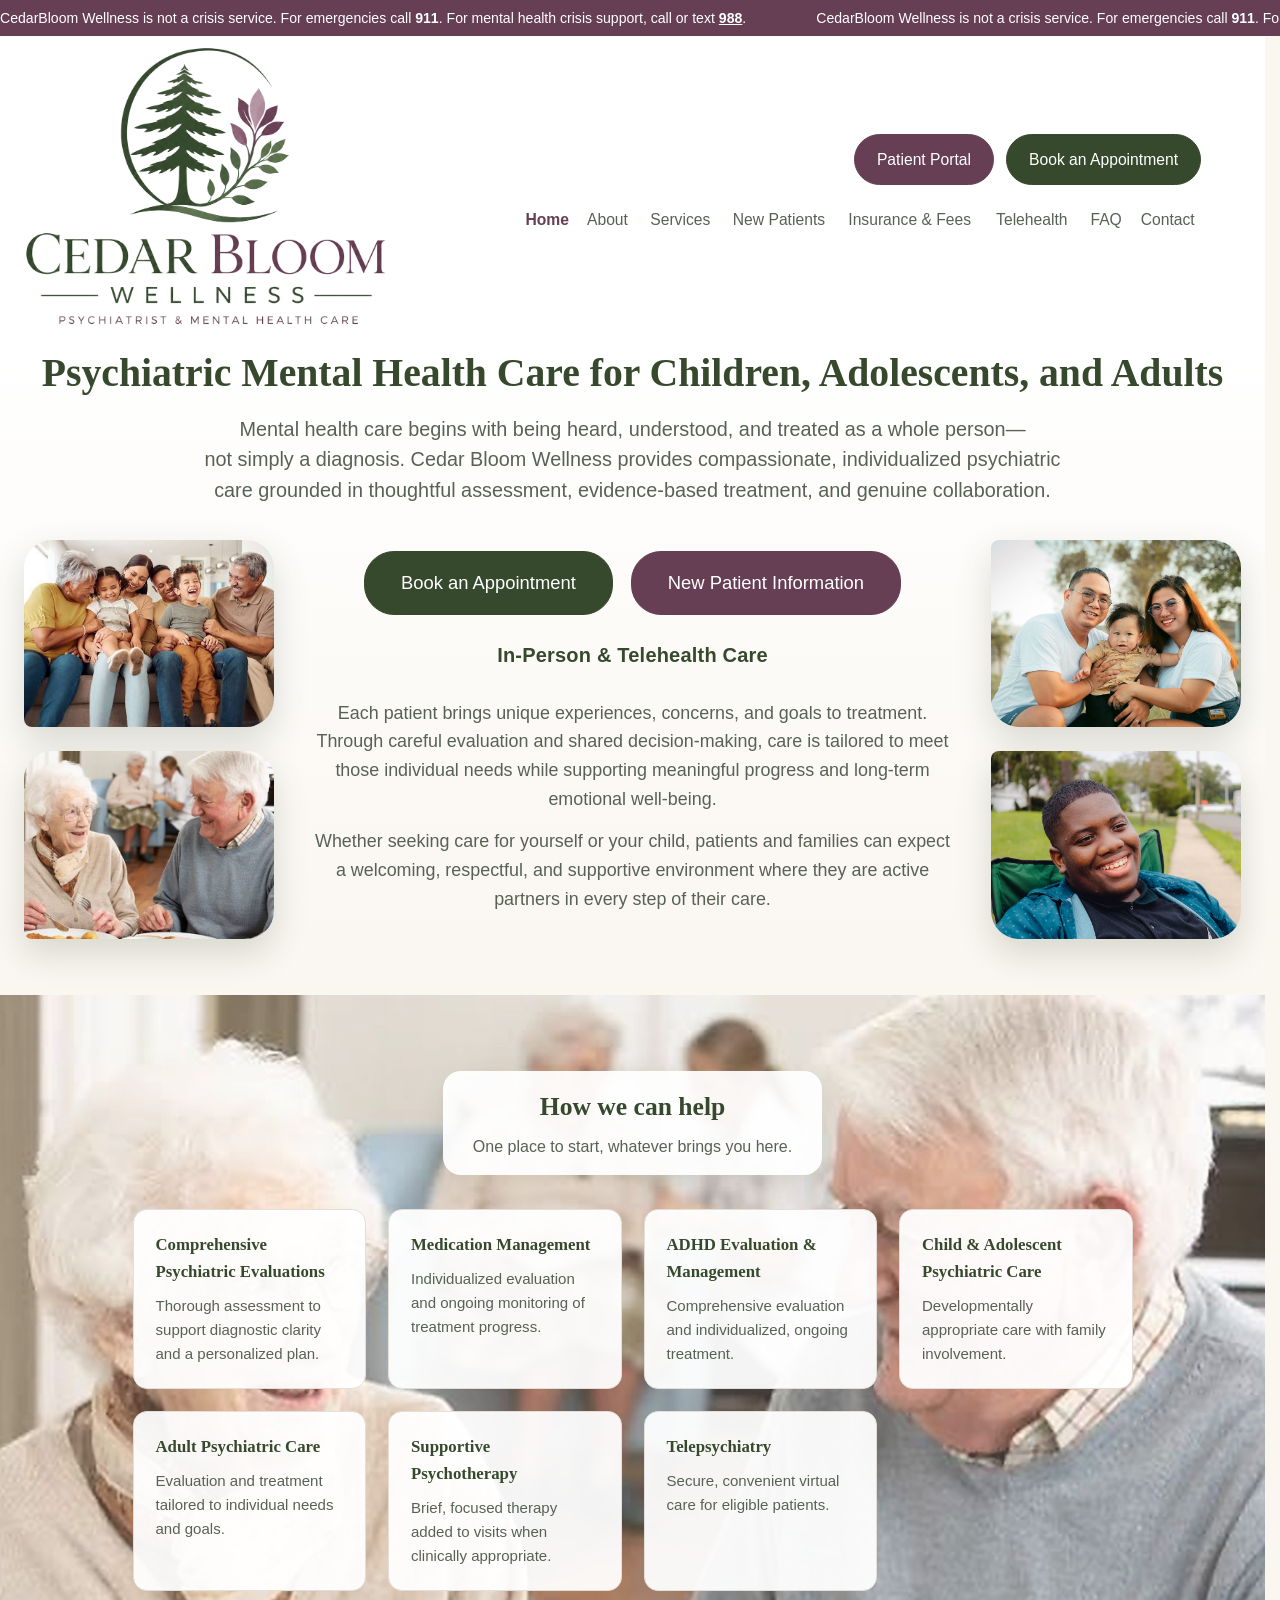
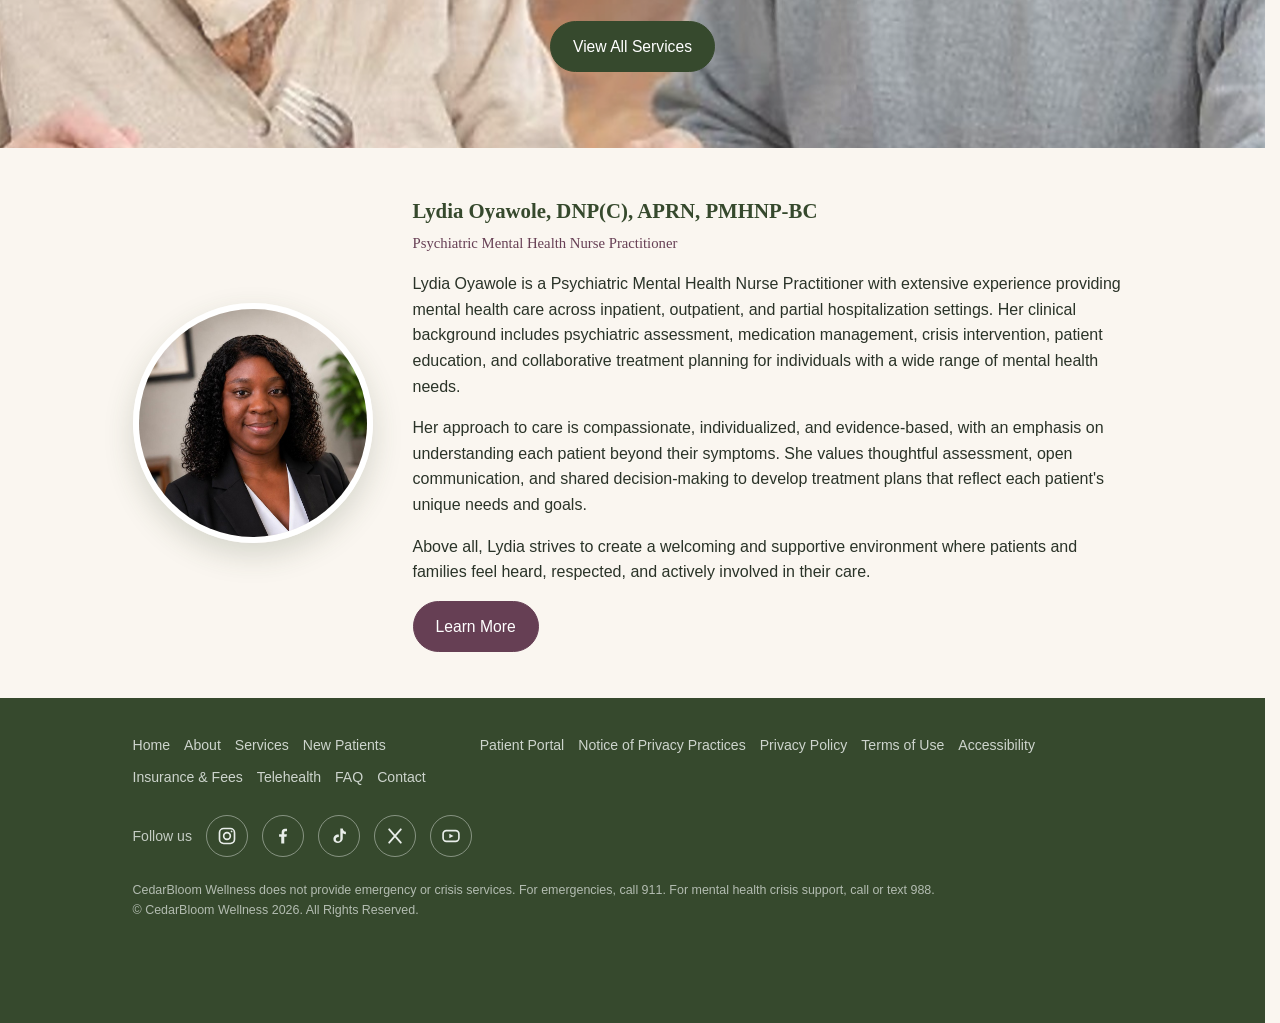
<file: index.html>
<!DOCTYPE html>
<html lang="en">
<head>
<meta charset="UTF-8">
<meta name="viewport" content="width=device-width, initial-scale=1">
<title>Home | Cedar Bloom Wellness</title>
<meta name="description" content="Cedar Bloom Wellness provides compassionate outpatient psychiatric care for children, adolescents, and adults in New Jersey, in person and by telehealth.">
<link rel="icon" href="assets/favicon.ico?v=5" sizes="any">
<link rel="icon" type="image/png" sizes="32x32" href="assets/favicon-32.png?v=5">
<link rel="apple-touch-icon" href="assets/apple-touch-icon.png?v=5">
<link rel="preload" as="image" href="assets/logo-full.png">
<link rel="stylesheet" href="css/style.css?v=7">
</head>
<body class="home">
<div id="site-header"></div>
<script src="js/script.js?v=7"></script>

<main>
<section class="hero">
  <div class="hero-top">
    <h1>Psychiatric Mental Health Care for Children, Adolescents, and Adults</h1>
    <p class="lead">Mental health care begins with being heard, understood, and treated as a whole person&mdash;not simply a diagnosis. Cedar Bloom Wellness provides compassionate, individualized psychiatric care grounded in thoughtful assessment, evidence-based treatment, and genuine collaboration.</p>
  </div>
  <div class="hero-grid">
    <div class="hero-side left">
      <figure class="ph"><img src="assets/photos/family-multi.jpg" alt="Three generations of a family laughing together"></figure>
      <figure class="ph"><img src="assets/photos/seniors.jpg" alt="Two older adults smiling at each other"></figure>
    </div>
    <div class="hero-center">
      <div class="hero-ctas">
        <a class="cta" data-link="book">Book an Appointment</a>
        <a class="cta plum" href="new-patients.html">New Patient Information</a>
      </div>
      <p class="tag">In-Person &amp; Telehealth Care</p>
      <p class="more">Each patient brings unique experiences, concerns, and goals to treatment. Through careful evaluation and shared decision-making, care is tailored to meet those individual needs while supporting meaningful progress and long-term emotional well-being.</p>
      <p class="more">Whether seeking care for yourself or your child, patients and families can expect a welcoming, respectful, and supportive environment where they are active partners in every step of their care.</p>
    </div>
    <div class="hero-side right">
      <figure class="ph"><img src="assets/photos/family-asian.jpg" alt="A smiling family of three outdoors"></figure>
      <figure class="ph"><img src="assets/photos/young-man.jpg" style="object-position:50% 30%" alt="A young man smiling and relaxing in a chair outdoors"></figure>
    </div>
  </div>
</section>

<section class="photo-section">
  <div class="bg-slides" aria-hidden="true"><span style="background-image:url('assets/photos/seniors.jpg')"></span><span style="background-image:url('assets/photos/family-multi.jpg')"></span><span style="background-image:url('assets/photos/family-asian.jpg')"></span><span style="background-image:url('assets/photos/young-man.jpg')"></span><span style="background-image:url('assets/photos/family-four.jpg')"></span><span style="background-image:url('assets/photos/girl.jpg')"></span></div>
  <div class="photo-inner">
    <div class="wrap">
      <div class="center"><div class="plate">
        <h2 class="section-title">How we can help</h2>
        <p class="section-sub">One place to start, whatever brings you here.</p>
      </div></div>
      <div class="grid">
        <div class="card"><h3>Comprehensive Psychiatric Evaluations</h3><p>Thorough assessment to support diagnostic clarity and a personalized plan.</p></div>
        <div class="card"><h3>Medication Management</h3><p>Individualized evaluation and ongoing monitoring of treatment progress.</p></div>
        <div class="card"><h3>ADHD Evaluation &amp; Management</h3><p>Comprehensive evaluation and individualized, ongoing treatment.</p></div>
        <div class="card"><h3>Child &amp; Adolescent Psychiatric Care</h3><p>Developmentally appropriate care with family involvement.</p></div>
        <div class="card"><h3>Adult Psychiatric Care</h3><p>Evaluation and treatment tailored to individual needs and goals.</p></div>
        <div class="card"><h3>Supportive Psychotherapy</h3><p>Brief, focused therapy added to visits when clinically appropriate.</p></div>
        <div class="card"><h3>Telepsychiatry</h3><p>Secure, convenient virtual care for eligible patients.</p></div>
      </div>
      <div class="center" style="margin-top:30px;"><a class="cta" href="services.html">View All Services</a></div>
    </div>
  </div>
</section>

<section>
  <div class="wrap provider">
    <img class="photo" src="assets/lydia.jpg" alt="Lydia Oyawole, DNP(C), APRN, PMHNP-BC">
    <div class="bio">
      <h3>Lydia Oyawole, DNP(C), APRN, PMHNP-BC</h3>
      <div class="role">Psychiatric Mental Health Nurse Practitioner</div>
      <p>Lydia Oyawole is a Psychiatric Mental Health Nurse Practitioner with extensive experience providing mental health care across inpatient, outpatient, and partial hospitalization settings. Her clinical background includes psychiatric assessment, medication management, crisis intervention, patient education, and collaborative treatment planning for individuals with a wide range of mental health needs.</p>
      <p>Her approach to care is compassionate, individualized, and evidence-based, with an emphasis on understanding each patient beyond their symptoms. She values thoughtful assessment, open communication, and shared decision-making to develop treatment plans that reflect each patient's unique needs and goals.</p>
      <p>Above all, Lydia strives to create a welcoming and supportive environment where patients and families feel heard, respected, and actively involved in their care.</p>
      <a class="cta plum" href="about.html">Learn More</a>
    </div>
  </div>
</section>
</main>

<div id="site-footer"></div>
</body>
</html>
</file>
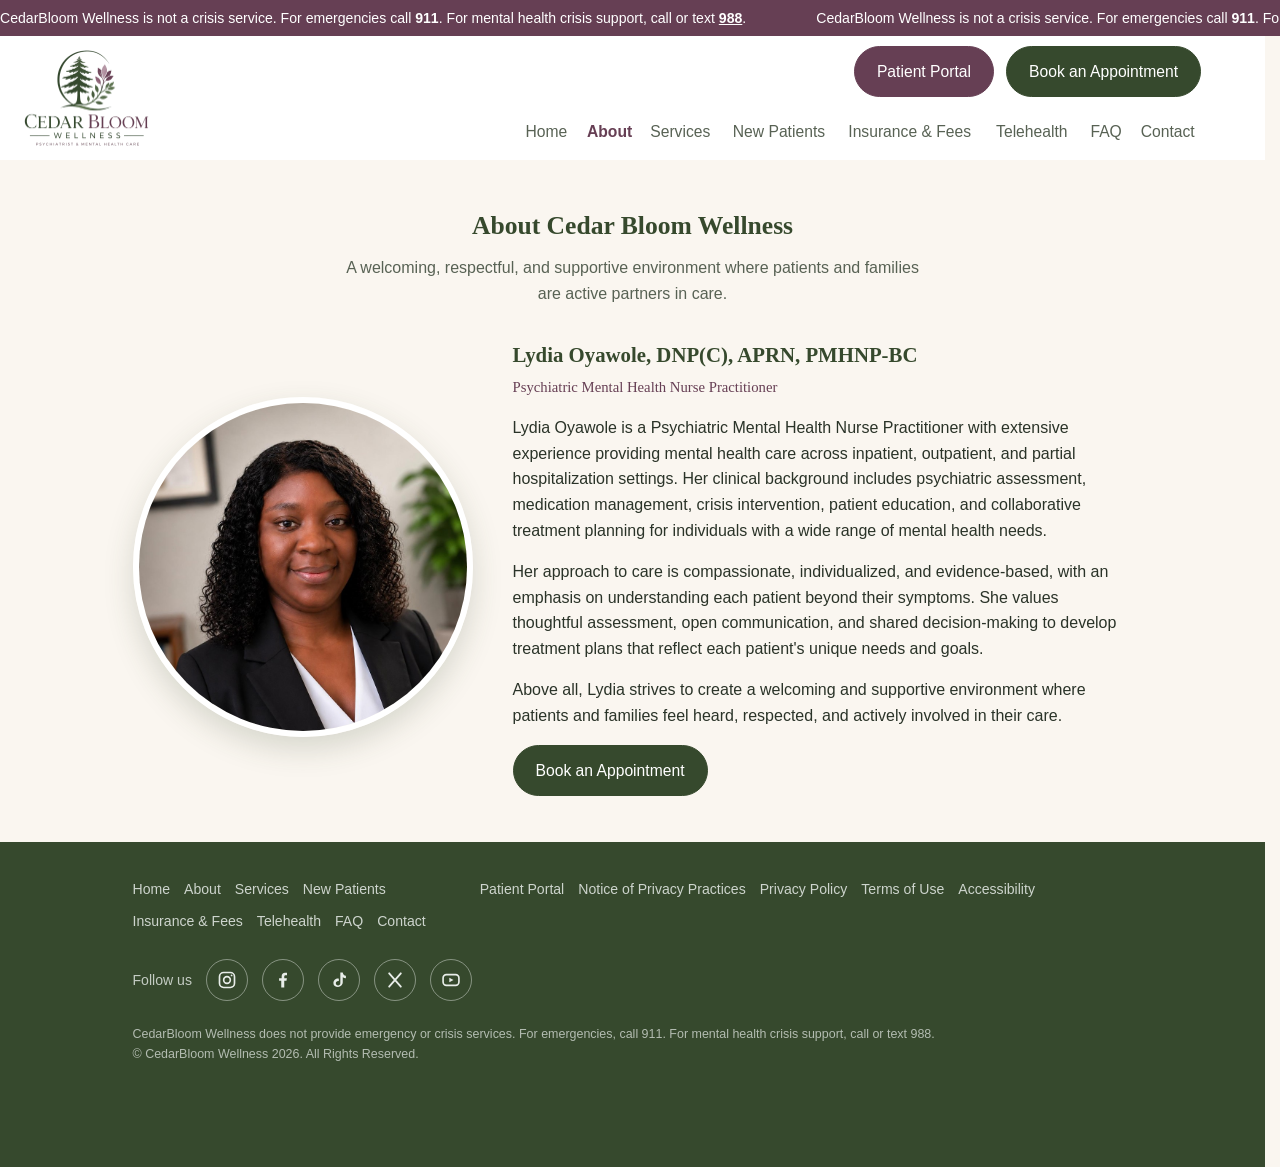
<file: about.html>
<!DOCTYPE html>
<html lang="en">
<head>
<meta charset="UTF-8">
<meta name="viewport" content="width=device-width, initial-scale=1">
<title>About | Cedar Bloom Wellness</title>
<meta name="description" content="Meet Lydia Oyawole, DNP(C), APRN, PMHNP-BC, psychiatric mental health nurse practitioner at Cedar Bloom Wellness.">
<link rel="icon" href="assets/favicon.ico?v=5" sizes="any">
<link rel="icon" type="image/png" sizes="32x32" href="assets/favicon-32.png?v=5">
<link rel="apple-touch-icon" href="assets/apple-touch-icon.png?v=5">
<link rel="preload" as="image" href="assets/logo-full.png">
<link rel="stylesheet" href="css/style.css?v=7">
</head>
<body>
<div id="site-header"></div>
<script src="js/script.js?v=7"></script>

<main>
<section>
  <div class="wrap">
    <h2 class="section-title">About Cedar Bloom Wellness</h2>
    <p class="section-sub">A welcoming, respectful, and supportive environment where patients and families are active partners in care.</p>
    <div class="provider big">
      <img class="photo" src="assets/lydia.jpg" alt="Lydia Oyawole, DNP(C), APRN, PMHNP-BC">
      <div class="bio">
        <h3>Lydia Oyawole, DNP(C), APRN, PMHNP-BC</h3>
        <div class="role">Psychiatric Mental Health Nurse Practitioner</div>
        <p>Lydia Oyawole is a Psychiatric Mental Health Nurse Practitioner with extensive experience providing mental health care across inpatient, outpatient, and partial hospitalization settings. Her clinical background includes psychiatric assessment, medication management, crisis intervention, patient education, and collaborative treatment planning for individuals with a wide range of mental health needs.</p>
        <p>Her approach to care is compassionate, individualized, and evidence-based, with an emphasis on understanding each patient beyond their symptoms. She values thoughtful assessment, open communication, and shared decision-making to develop treatment plans that reflect each patient's unique needs and goals.</p>
        <p>Above all, Lydia strives to create a welcoming and supportive environment where patients and families feel heard, respected, and actively involved in their care.</p>
        <a class="cta" data-link="book">Book an Appointment</a>
      </div>
    </div>
  </div>
</section>
</main>

<div id="site-footer"></div>
</body>
</html>
</file>
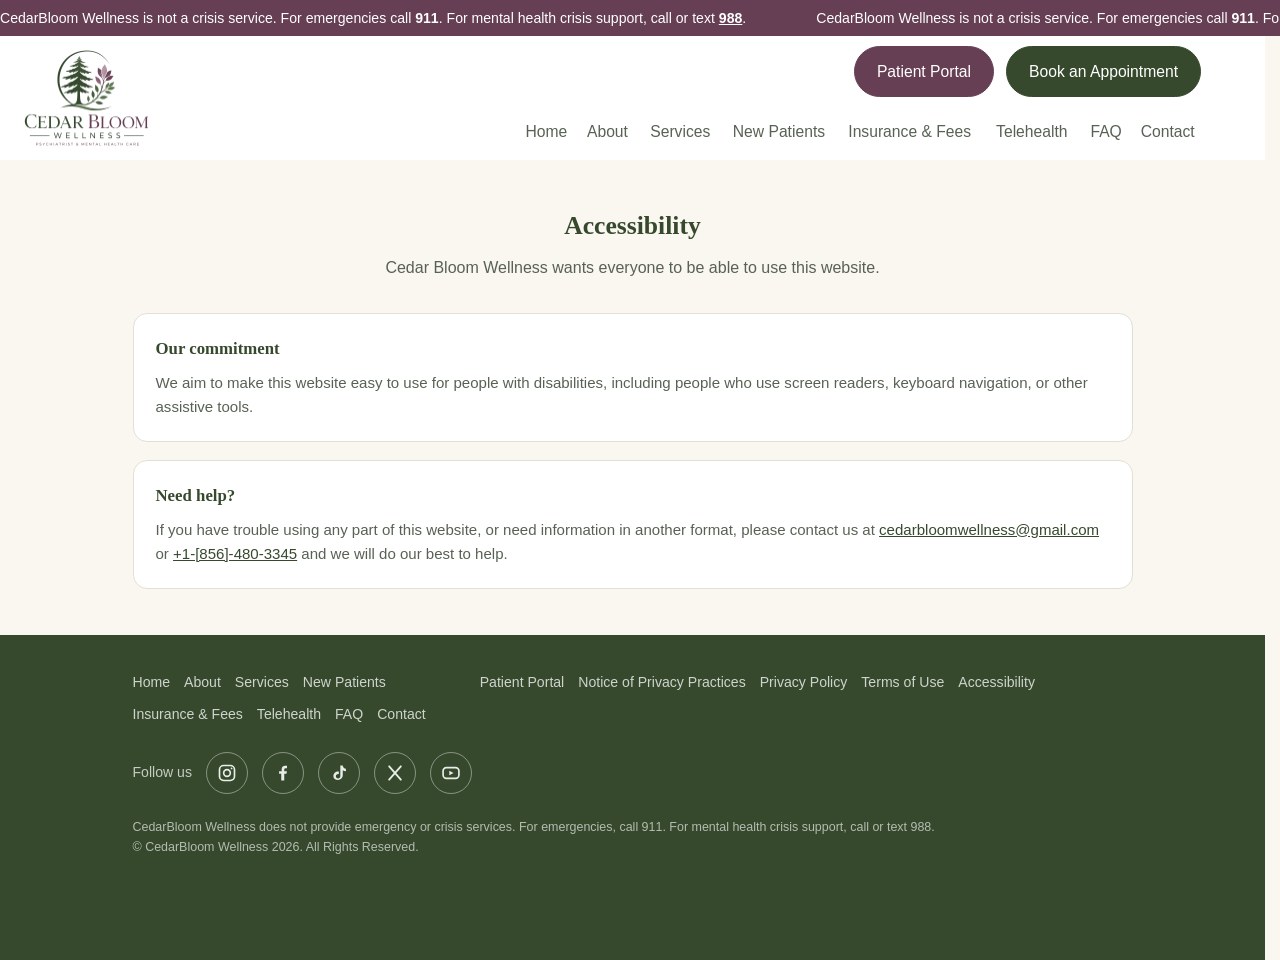
<file: accessibility.html>
<!DOCTYPE html>
<html lang="en">
<head>
<meta charset="UTF-8">
<meta name="viewport" content="width=device-width, initial-scale=1">
<title>Accessibility | Cedar Bloom Wellness</title>
<meta name="description" content="Cedar Bloom Wellness accessibility statement.">
<link rel="icon" href="assets/favicon.ico?v=5" sizes="any">
<link rel="icon" type="image/png" sizes="32x32" href="assets/favicon-32.png?v=5">
<link rel="apple-touch-icon" href="assets/apple-touch-icon.png?v=5">
<link rel="preload" as="image" href="assets/logo-full.png">
<link rel="stylesheet" href="css/style.css?v=7">
</head>
<body>
<div id="site-header"></div>
<script src="js/script.js?v=7"></script>

<main>
<section>
  <div class="wrap">
    <h2 class="section-title">Accessibility</h2>
    <p class="section-sub">Cedar Bloom Wellness wants everyone to be able to use this website.</p>
    <div class="card"><h3>Our commitment</h3><p>We aim to make this website easy to use for people with disabilities, including people who use screen readers, keyboard navigation, or other assistive tools.</p></div>
    <div class="card" style="margin-top:18px;"><h3>Need help?</h3><p>If you have trouble using any part of this website, or need information in another format, please contact us at <a data-link="email">your-email@gmail.com</a> or <a data-link="phone">[Phone]</a> and we will do our best to help.</p></div>
  </div>
</section>
</main>

<div id="site-footer"></div>
</body>
</html>
</file>
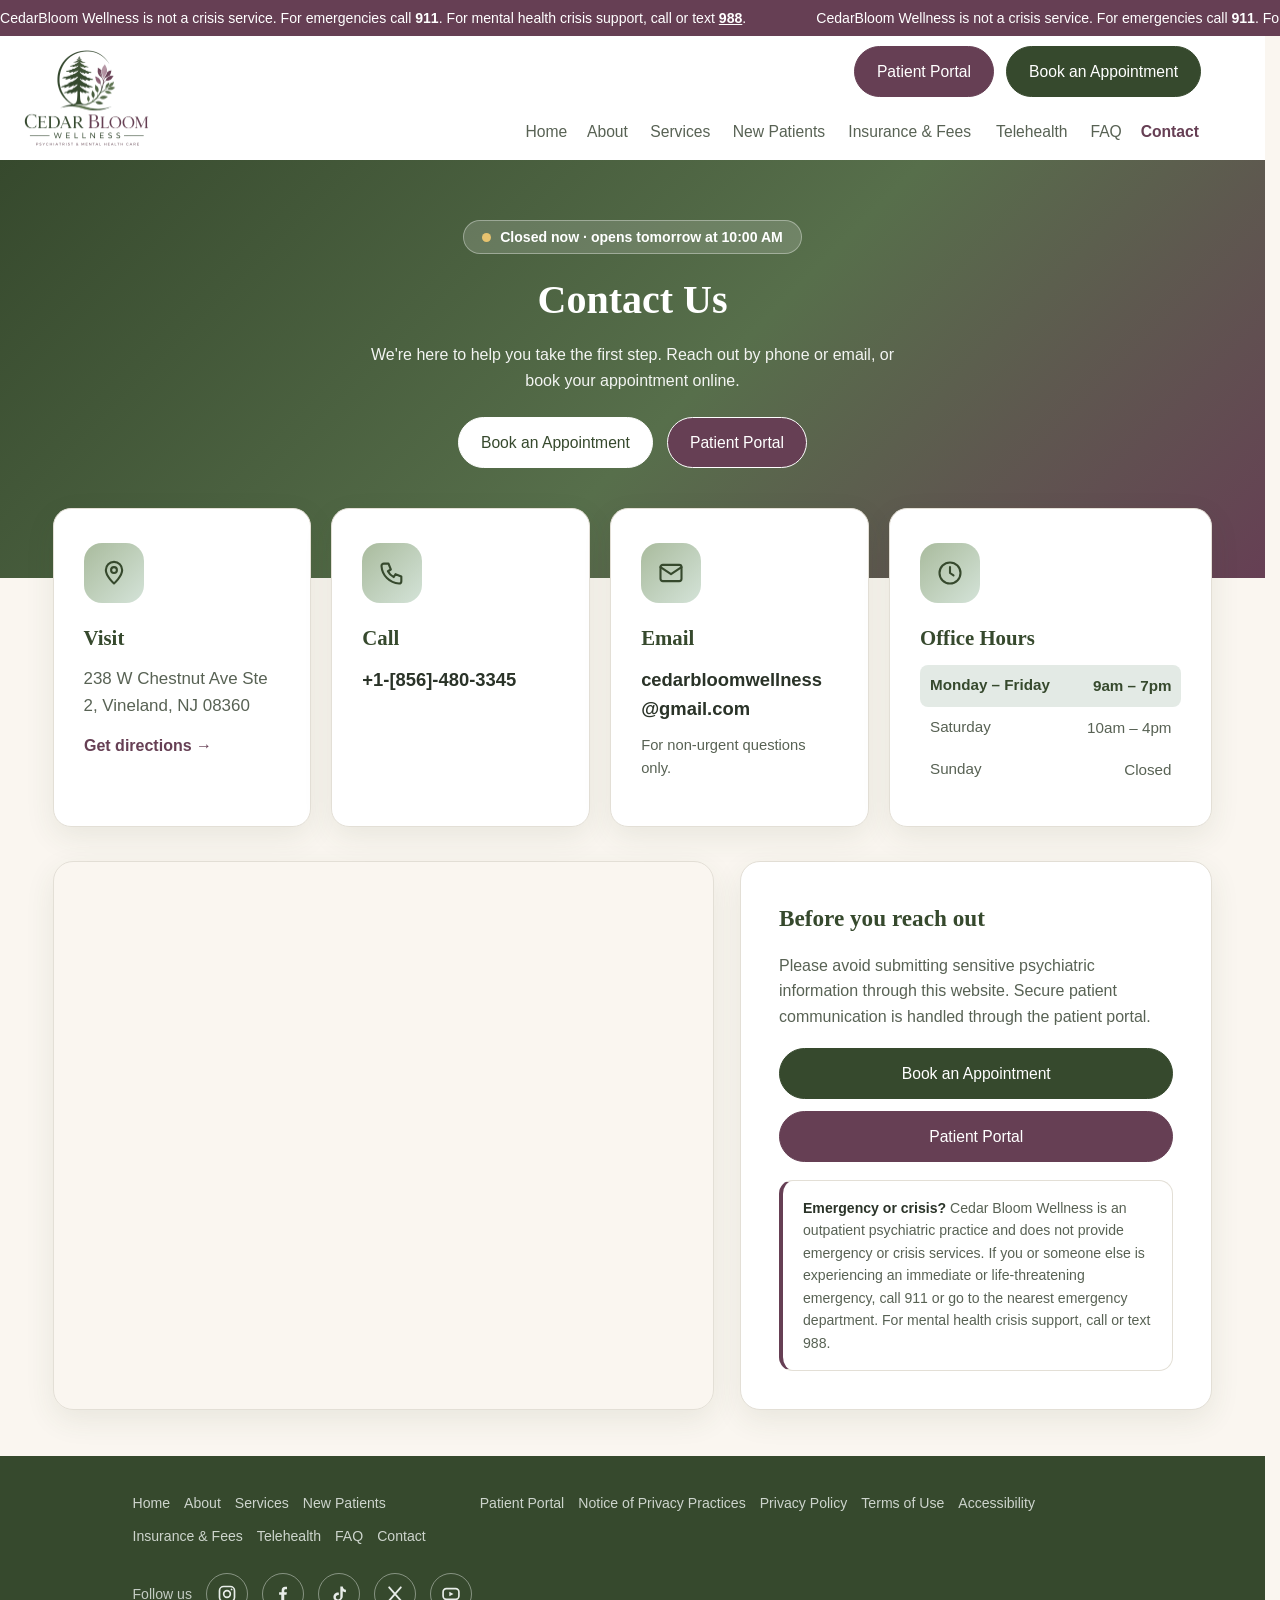
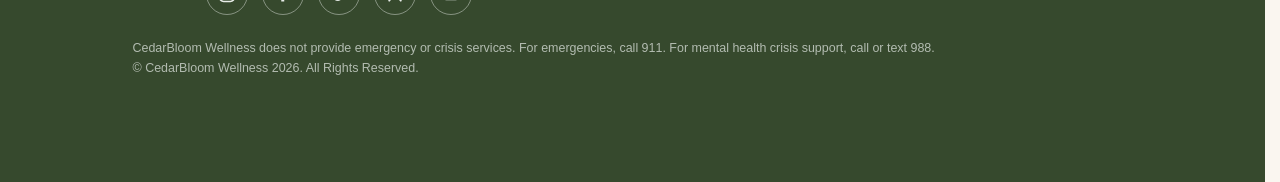
<file: contact.html>
<!DOCTYPE html>
<html lang="en">
<head>
<meta charset="UTF-8">
<meta name="viewport" content="width=device-width, initial-scale=1">
<title>Contact | Cedar Bloom Wellness</title>
<meta name="description" content="Contact Cedar Bloom Wellness: office hours, phone, email, map and directions, and how to book an appointment.">
<link rel="icon" href="assets/favicon.ico?v=5" sizes="any">
<link rel="icon" type="image/png" sizes="32x32" href="assets/favicon-32.png?v=5">
<link rel="apple-touch-icon" href="assets/apple-touch-icon.png?v=5">
<link rel="preload" as="image" href="assets/logo-full.png">
<link rel="stylesheet" href="css/style.css?v=7">
</head>
<body>
<div id="site-header"></div>
<script src="js/script.js?v=7"></script>

<main>
<section class="contact-hero">
  <div class="wrap">
    <span class="badge" id="openBadge">Office hours</span>
    <h1>Contact Us</h1>
    <p>We're here to help you take the first step. Reach out by phone or email, or book your appointment online.</p>
    <div class="hero-ctas" style="margin-bottom:0;">
      <a class="cta" data-link="book">Book an Appointment</a>
      <a class="cta plum" data-link="portal">Patient Portal</a>
    </div>
  </div>
</section>

<section class="contact-body">
  <div class="wrap">
    <div class="info-grid">
      <article class="info-card">
        <div class="ico"><svg width="24" height="24" viewBox="0 0 24 24" fill="none" stroke="currentColor" stroke-width="1.8" stroke-linecap="round" stroke-linejoin="round"><path d="M12 21s7-6.2 7-11.5A7 7 0 0 0 5 9.5C5 14.8 12 21 12 21z"/><circle cx="12" cy="9.5" r="2.5"/></svg></div>
        <h3>Visit</h3>
        <p data-site="address">[Office Address]</p>
        <a class="textlink" data-link="directions">Get directions &rarr;</a>
      </article>
      <article class="info-card">
        <div class="ico"><svg width="24" height="24" viewBox="0 0 24 24" fill="none" stroke="currentColor" stroke-width="1.8" stroke-linecap="round" stroke-linejoin="round"><path d="M5 4h4l2 5-2.5 1.5a11 11 0 0 0 5 5L15 13l5 2v4a2 2 0 0 1-2 2A16 16 0 0 1 3 6a2 2 0 0 1 2-2z"/></svg></div>
        <h3>Call</h3>
        <a class="big" data-link="phone">[Phone]</a>
      </article>
      <article class="info-card">
        <div class="ico"><svg width="24" height="24" viewBox="0 0 24 24" fill="none" stroke="currentColor" stroke-width="1.8" stroke-linecap="round" stroke-linejoin="round"><rect x="3" y="5" width="18" height="14" rx="2"/><path d="m3 7 9 6 9-6"/></svg></div>
        <h3>Email</h3>
        <a class="big" data-link="email">your-email@gmail.com</a>
        <p class="fine">For non-urgent questions only.</p>
      </article>
      <article class="info-card">
        <div class="ico"><svg width="24" height="24" viewBox="0 0 24 24" fill="none" stroke="currentColor" stroke-width="1.8" stroke-linecap="round" stroke-linejoin="round"><circle cx="12" cy="12" r="9"/><path d="M12 7v5l3 2"/></svg></div>
        <h3>Office Hours</h3>
        <ul class="hours">
          <li data-day="1,2,3,4,5"><span>Monday &ndash; Friday</span><span>9am &ndash; 7pm</span></li>
          <li data-day="6"><span>Saturday</span><span>10am &ndash; 4pm</span></li>
          <li data-day="0"><span>Sunday</span><span>Closed</span></li>
        </ul>
      </article>
    </div>

    <div class="contact-split">
      <div class="map-frame">
        <iframe id="mapFrame" title="Map of the Cedar Bloom Wellness location" loading="lazy" referrerpolicy="no-referrer-when-downgrade" src="https://maps.google.com/maps?q=New%20Jersey&amp;output=embed"></iframe>
      </div>
      <aside class="contact-panel">
        <h3>Before you reach out</h3>
        <p style="color:var(--ink-soft);">Please avoid submitting sensitive psychiatric information through this website. Secure patient communication is handled through the patient portal.</p>
        <div class="btns">
          <a class="cta" data-link="book">Book an Appointment</a>
          <a class="cta plum" data-link="portal">Patient Portal</a>
        </div>
        <div class="crisis-note"><strong>Emergency or crisis?</strong> Cedar Bloom Wellness is an outpatient psychiatric practice and does not provide emergency or crisis services. If you or someone else is experiencing an immediate or life-threatening emergency, call 911 or go to the nearest emergency department. For mental health crisis support, call or text 988.</div>
      </aside>
    </div>
  </div>
</section>
</main>

<div id="site-footer"></div>
</body>
</html>
</file>
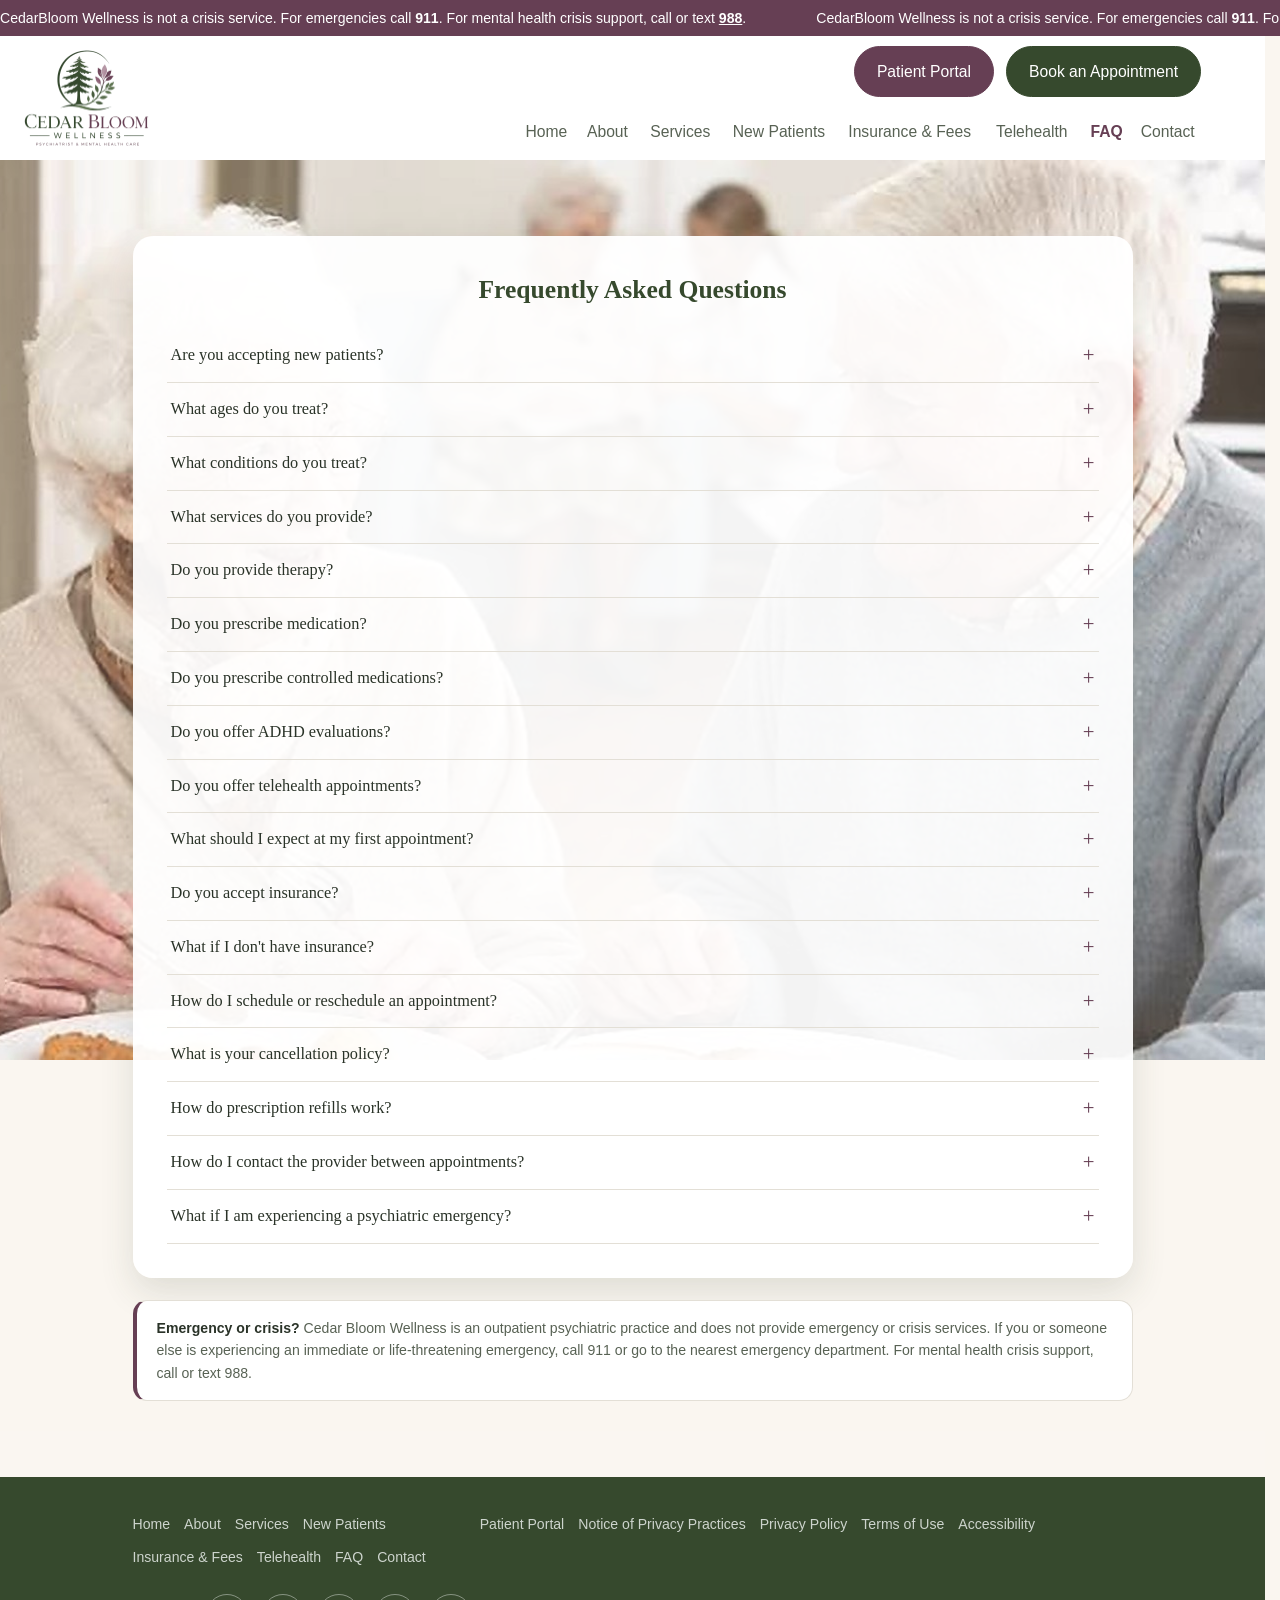
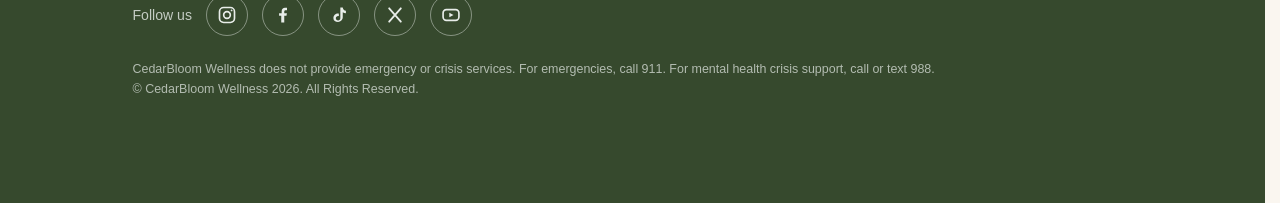
<file: faq.html>
<!DOCTYPE html>
<html lang="en">
<head>
<meta charset="UTF-8">
<meta name="viewport" content="width=device-width, initial-scale=1">
<title>FAQ | Cedar Bloom Wellness</title>
<meta name="description" content="Answers to common questions about Cedar Bloom Wellness: services, ages treated, telehealth, insurance, fees, and emergencies.">
<link rel="icon" href="assets/favicon.ico?v=5" sizes="any">
<link rel="icon" type="image/png" sizes="32x32" href="assets/favicon-32.png?v=5">
<link rel="apple-touch-icon" href="assets/apple-touch-icon.png?v=5">
<link rel="preload" as="image" href="assets/logo-full.png">
<link rel="stylesheet" href="css/style.css?v=7">
</head>
<body>
<div id="site-header"></div>
<script src="js/script.js?v=7"></script>

<main>
<section class="photo-section">
  <div class="bg-slides" aria-hidden="true"><span style="background-image:url('assets/photos/seniors.jpg')"></span><span style="background-image:url('assets/photos/family-asian.jpg')"></span><span style="background-image:url('assets/photos/family-multi.jpg')"></span><span style="background-image:url('assets/photos/young-man.jpg')"></span><span style="background-image:url('assets/photos/family-four.jpg')"></span><span style="background-image:url('assets/photos/girl.jpg')"></span></div>
  <div class="photo-inner">
    <div class="wrap">
      <div class="panel">
        <h2 class="section-title">Frequently Asked Questions</h2>
        <div style="margin-top:18px;">
          <div class="faq-item"><button class="faq-q">Are you accepting new patients?<span class="chev">+</span></button><div class="faq-a"><p>Yes, Cedar Bloom Wellness is currently accepting new patients. <a class='cta sm' data-link='book'>Book an Appointment</a> to get started.</p></div></div>
          <div class="faq-item"><button class="faq-q">What ages do you treat?<span class="chev">+</span></button><div class="faq-a"><p>We provide care for children, adolescents, and adults.</p></div></div>
          <div class="faq-item"><button class="faq-q">What conditions do you treat?<span class="chev">+</span></button><div class="faq-a"><p>See the Conditions We Treat section on the Services page for the full list.</p></div></div>
          <div class="faq-item"><button class="faq-q">What services do you provide?<span class="chev">+</span></button><div class="faq-a"><p>Evaluations, medication management, ADHD care, supportive psychotherapy, and more. See our Services page.</p></div></div>
          <div class="faq-item"><button class="faq-q">Do you provide therapy?<span class="chev">+</span></button><div class="faq-a"><p>Brief, focused supportive psychotherapy will be incorporated into visits when clinically appropriate.</p></div></div>
          <div class="faq-item"><button class="faq-q">Do you prescribe medication?<span class="chev">+</span></button><div class="faq-a"><p>Yes, medication management is a core part of care when clinically appropriate.</p></div></div>
          <div class="faq-item"><button class="faq-q">Do you prescribe controlled medications?<span class="chev">+</span></button><div class="faq-a"><p>This is evaluated on an individual, clinical basis in line with safe prescribing practices.</p></div></div>
          <div class="faq-item"><button class="faq-q">Do you offer ADHD evaluations?<span class="chev">+</span></button><div class="faq-a"><p>Yes, comprehensive ADHD evaluation and ongoing management are offered.</p></div></div>
          <div class="faq-item"><button class="faq-q">Do you offer telehealth appointments?<span class="chev">+</span></button><div class="faq-a"><p>Yes, secure telehealth is available for eligible patients when clinically appropriate.</p></div></div>
          <div class="faq-item"><button class="faq-q">What should I expect at my first appointment?<span class="chev">+</span></button><div class="faq-a"><p>A thorough review of your concerns, history, and goals, with treatment recommendations discussed collaboratively.</p></div></div>
          <div class="faq-item"><button class="faq-q">Do you accept insurance?<span class="chev">+</span></button><div class="faq-a"><p>Cedar Bloom Wellness participates with select insurance plans. See Insurance &amp; Rates for details.</p></div></div>
          <div class="faq-item"><button class="faq-q">What if I don't have insurance?<span class="chev">+</span></button><div class="faq-a"><p>Self-pay is available. See Insurance &amp; Rates for details.</p></div></div>
          <div class="faq-item"><button class="faq-q">How do I schedule or reschedule an appointment?<span class="chev">+</span></button><div class="faq-a"><p>Use <a class='cta sm' data-link='book'>Book an Appointment</a>, which connects to our secure scheduling system.</p></div></div>
          <div class="faq-item"><button class="faq-q">What is your cancellation policy?<span class="chev">+</span></button><div class="faq-a"><p>At least 48 hours' notice is required. See Insurance &amp; Rates for cancellation and no-show fees.</p></div></div>
          <div class="faq-item"><button class="faq-q">How do prescription refills work?<span class="chev">+</span></button><div class="faq-a"><p>Refill requests are handled through the secure patient portal.</p></div></div>
          <div class="faq-item"><button class="faq-q">How do I contact the provider between appointments?<span class="chev">+</span></button><div class="faq-a"><p>Use the secure patient portal for non-urgent messages.</p></div></div>
          <div class="faq-item"><button class="faq-q">What if I am experiencing a psychiatric emergency?<span class="chev">+</span></button><div class="faq-a"><p>Call 911 or go to the nearest emergency department. For crisis support, call or text 988.</p></div></div>
        </div>
      </div>
      <div class="crisis-note" style="margin-top:22px;"><strong>Emergency or crisis?</strong> Cedar Bloom Wellness is an outpatient psychiatric practice and does not provide emergency or crisis services. If you or someone else is experiencing an immediate or life-threatening emergency, call 911 or go to the nearest emergency department. For mental health crisis support, call or text 988.</div>
    </div>
  </div>
</section>
</main>

<div id="site-footer"></div>
</body>
</html>
</file>
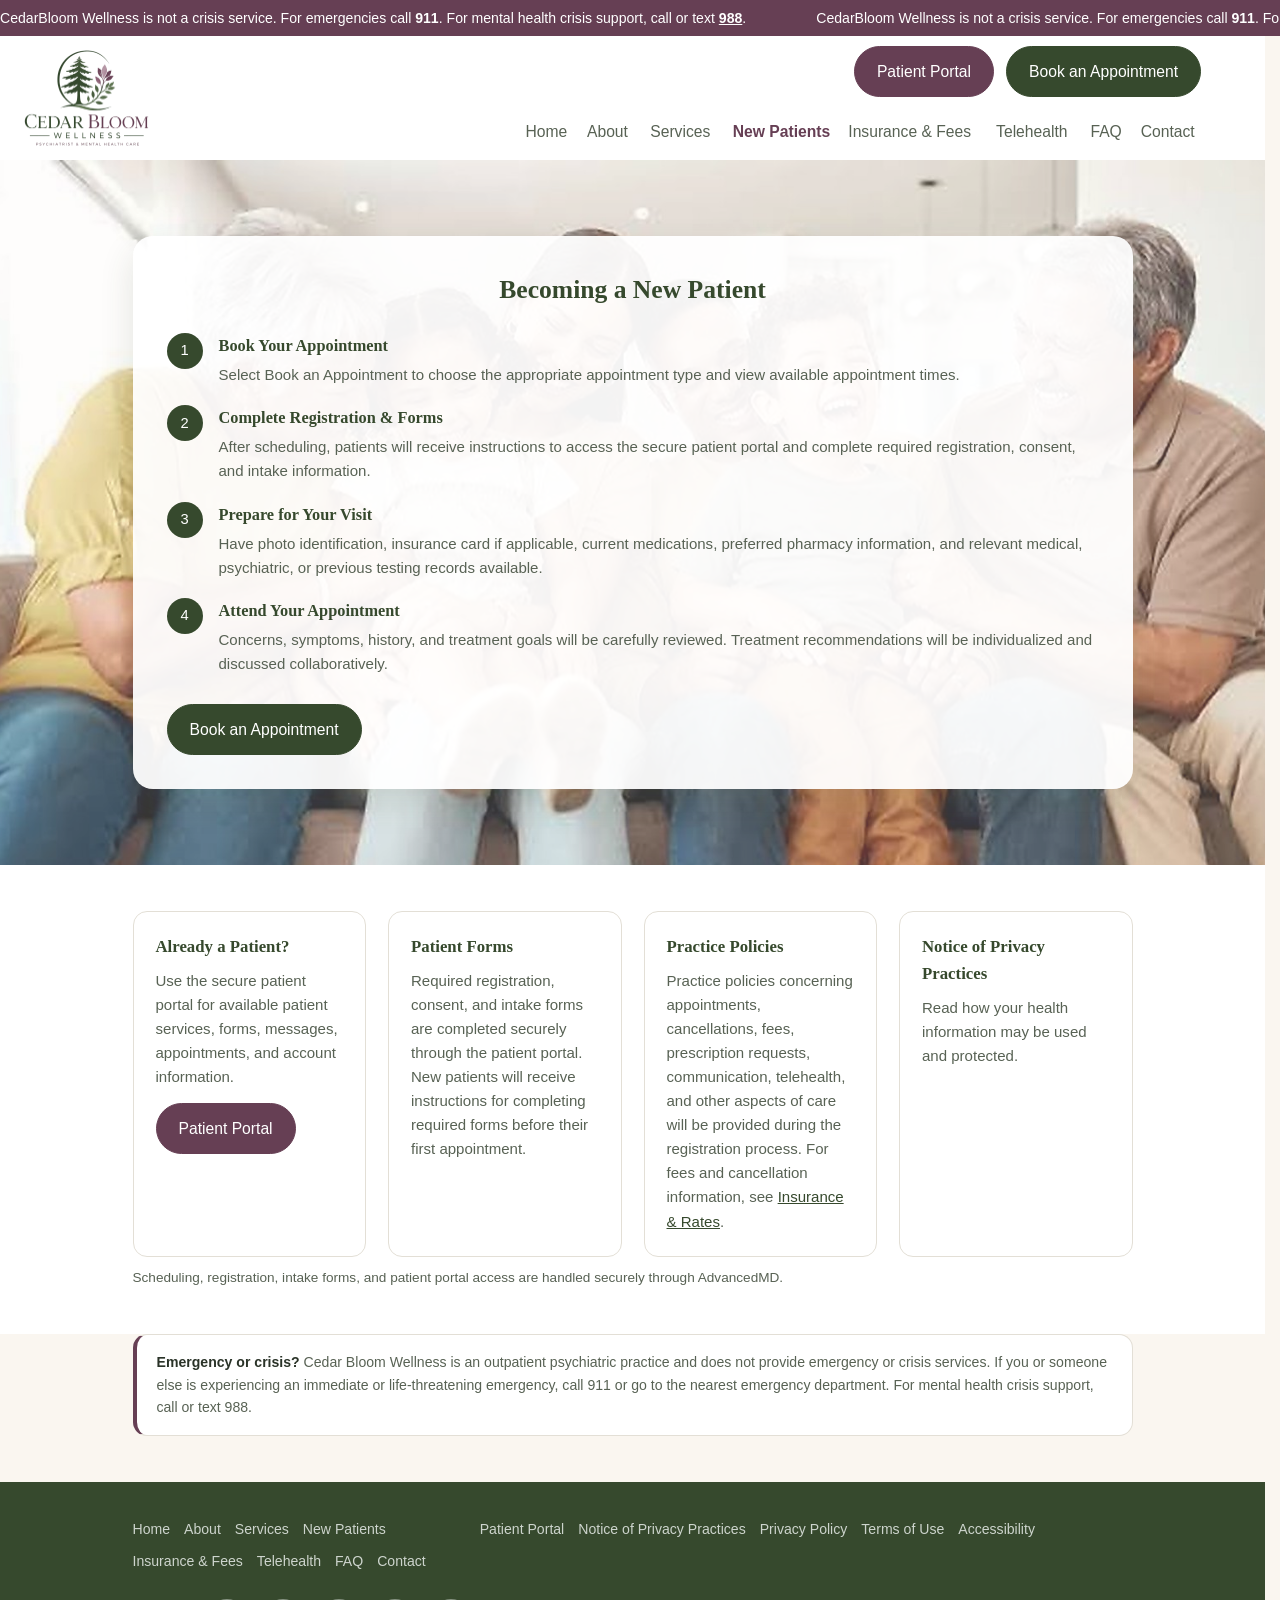
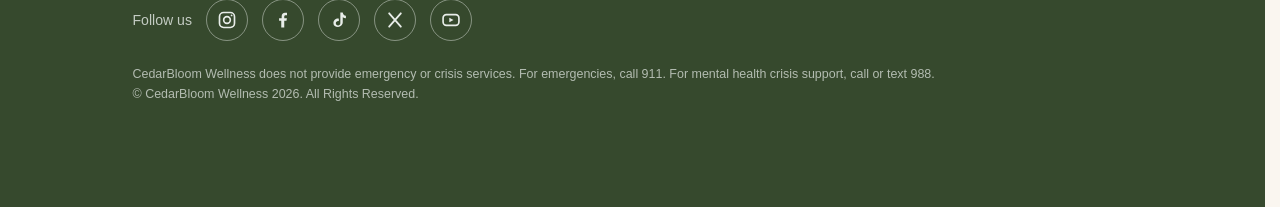
<file: new-patients.html>
<!DOCTYPE html>
<html lang="en">
<head>
<meta charset="UTF-8">
<meta name="viewport" content="width=device-width, initial-scale=1">
<title>New Patients | Cedar Bloom Wellness</title>
<meta name="description" content="How to become a new patient at Cedar Bloom Wellness: book, register securely, prepare, and attend your first psychiatric appointment.">
<link rel="icon" href="assets/favicon.ico?v=5" sizes="any">
<link rel="icon" type="image/png" sizes="32x32" href="assets/favicon-32.png?v=5">
<link rel="apple-touch-icon" href="assets/apple-touch-icon.png?v=5">
<link rel="preload" as="image" href="assets/logo-full.png">
<link rel="stylesheet" href="css/style.css?v=7">
</head>
<body>
<div id="site-header"></div>
<script src="js/script.js?v=7"></script>

<main>
<section class="photo-section">
  <div class="bg-slides" aria-hidden="true"><span style="background-image:url('assets/photos/family-multi.jpg')"></span><span style="background-image:url('assets/photos/seniors.jpg')"></span><span style="background-image:url('assets/photos/family-asian.jpg')"></span><span style="background-image:url('assets/photos/young-man.jpg')"></span><span style="background-image:url('assets/photos/family-four.jpg')"></span><span style="background-image:url('assets/photos/girl.jpg')"></span></div>
  <div class="photo-inner">
    <div class="wrap">
      <div class="panel">
        <h2 class="section-title">Becoming a New Patient</h2>
        <div class="steps" style="margin-top:22px;">
          <div class="step"><div class="num">1</div><div><h3>Book Your Appointment</h3><p>Select Book an Appointment to choose the appropriate appointment type and view available appointment times.</p></div></div>
          <div class="step"><div class="num">2</div><div><h3>Complete Registration &amp; Forms</h3><p>After scheduling, patients will receive instructions to access the secure patient portal and complete required registration, consent, and intake information.</p></div></div>
          <div class="step"><div class="num">3</div><div><h3>Prepare for Your Visit</h3><p>Have photo identification, insurance card if applicable, current medications, preferred pharmacy information, and relevant medical, psychiatric, or previous testing records available.</p></div></div>
          <div class="step"><div class="num">4</div><div><h3>Attend Your Appointment</h3><p>Concerns, symptoms, history, and treatment goals will be carefully reviewed. Treatment recommendations will be individualized and discussed collaboratively.</p></div></div>
        </div>
        <div class="hero-ctas left" style="margin-top:28px;margin-bottom:0;">
          <a class="cta" data-link="book">Book an Appointment</a>
        </div>
      </div>
    </div>
  </div>
</section>

<section class="alt">
  <div class="wrap">
    <div class="grid">
      <div class="card">
        <h3>Already a Patient?</h3>
        <p>Use the secure patient portal for available patient services, forms, messages, appointments, and account information.</p>
        <p style="margin-top:14px;"><a class="cta plum" data-link="portal">Patient Portal</a></p>
      </div>
      <div class="card">
        <h3>Patient Forms</h3>
        <p>Required registration, consent, and intake forms are completed securely through the patient portal. New patients will receive instructions for completing required forms before their first appointment.</p>
      </div>
      <div class="card">
        <h3>Practice Policies</h3>
        <p>Practice policies concerning appointments, cancellations, fees, prescription requests, communication, telehealth, and other aspects of care will be provided during the registration process. For fees and cancellation information, see <a href="insurance.html">Insurance &amp; Rates</a>.</p>
      </div>
      <div class="card">
        <h3>Notice of Privacy Practices</h3>
        <p>Read how your health information may be used and protected.</p>
      </div>
    </div>
    <p class="fine">Scheduling, registration, intake forms, and patient portal access are handled securely through AdvancedMD.</p>
  </div>
</section>

<section style="padding-top:0;">
  <div class="wrap">
    <div class="crisis-note"><strong>Emergency or crisis?</strong> Cedar Bloom Wellness is an outpatient psychiatric practice and does not provide emergency or crisis services. If you or someone else is experiencing an immediate or life-threatening emergency, call 911 or go to the nearest emergency department. For mental health crisis support, call or text 988.</div>
  </div>
</section>
</main>

<div id="site-footer"></div>
</body>
</html>
</file>
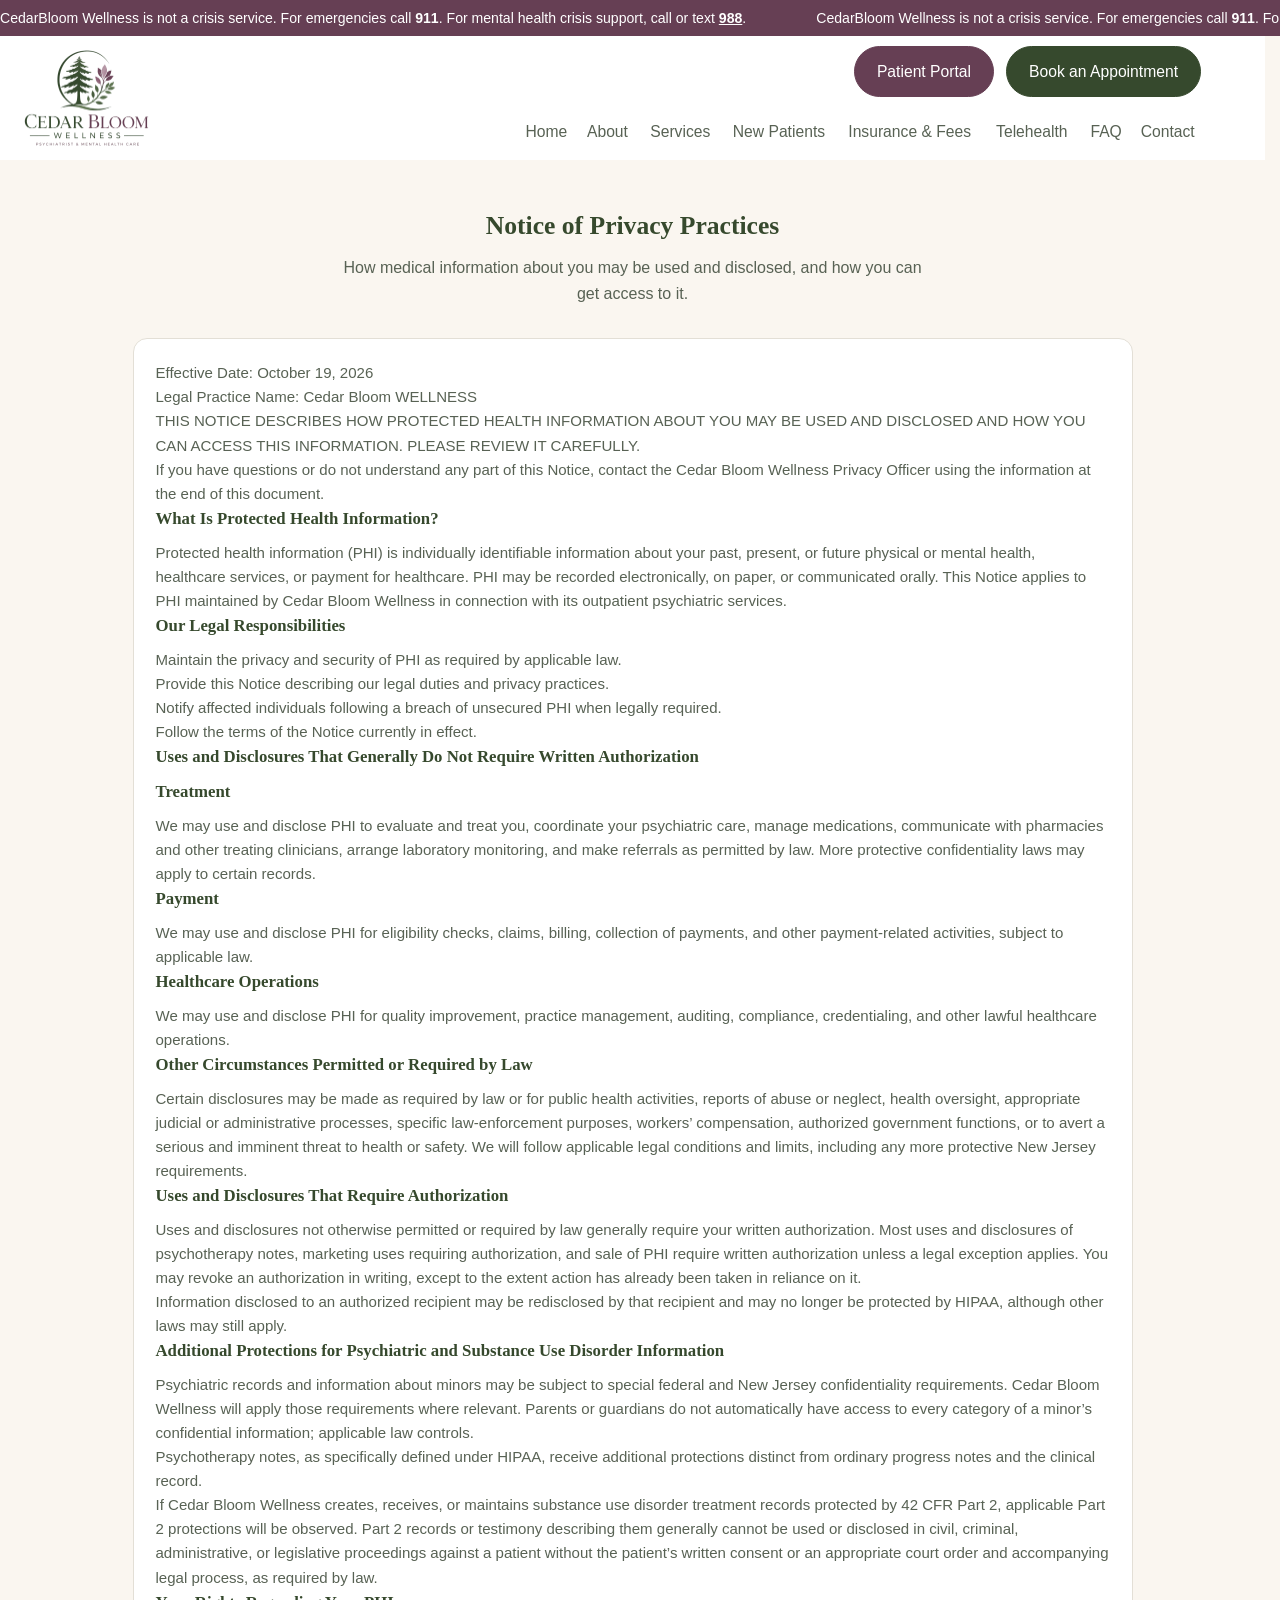
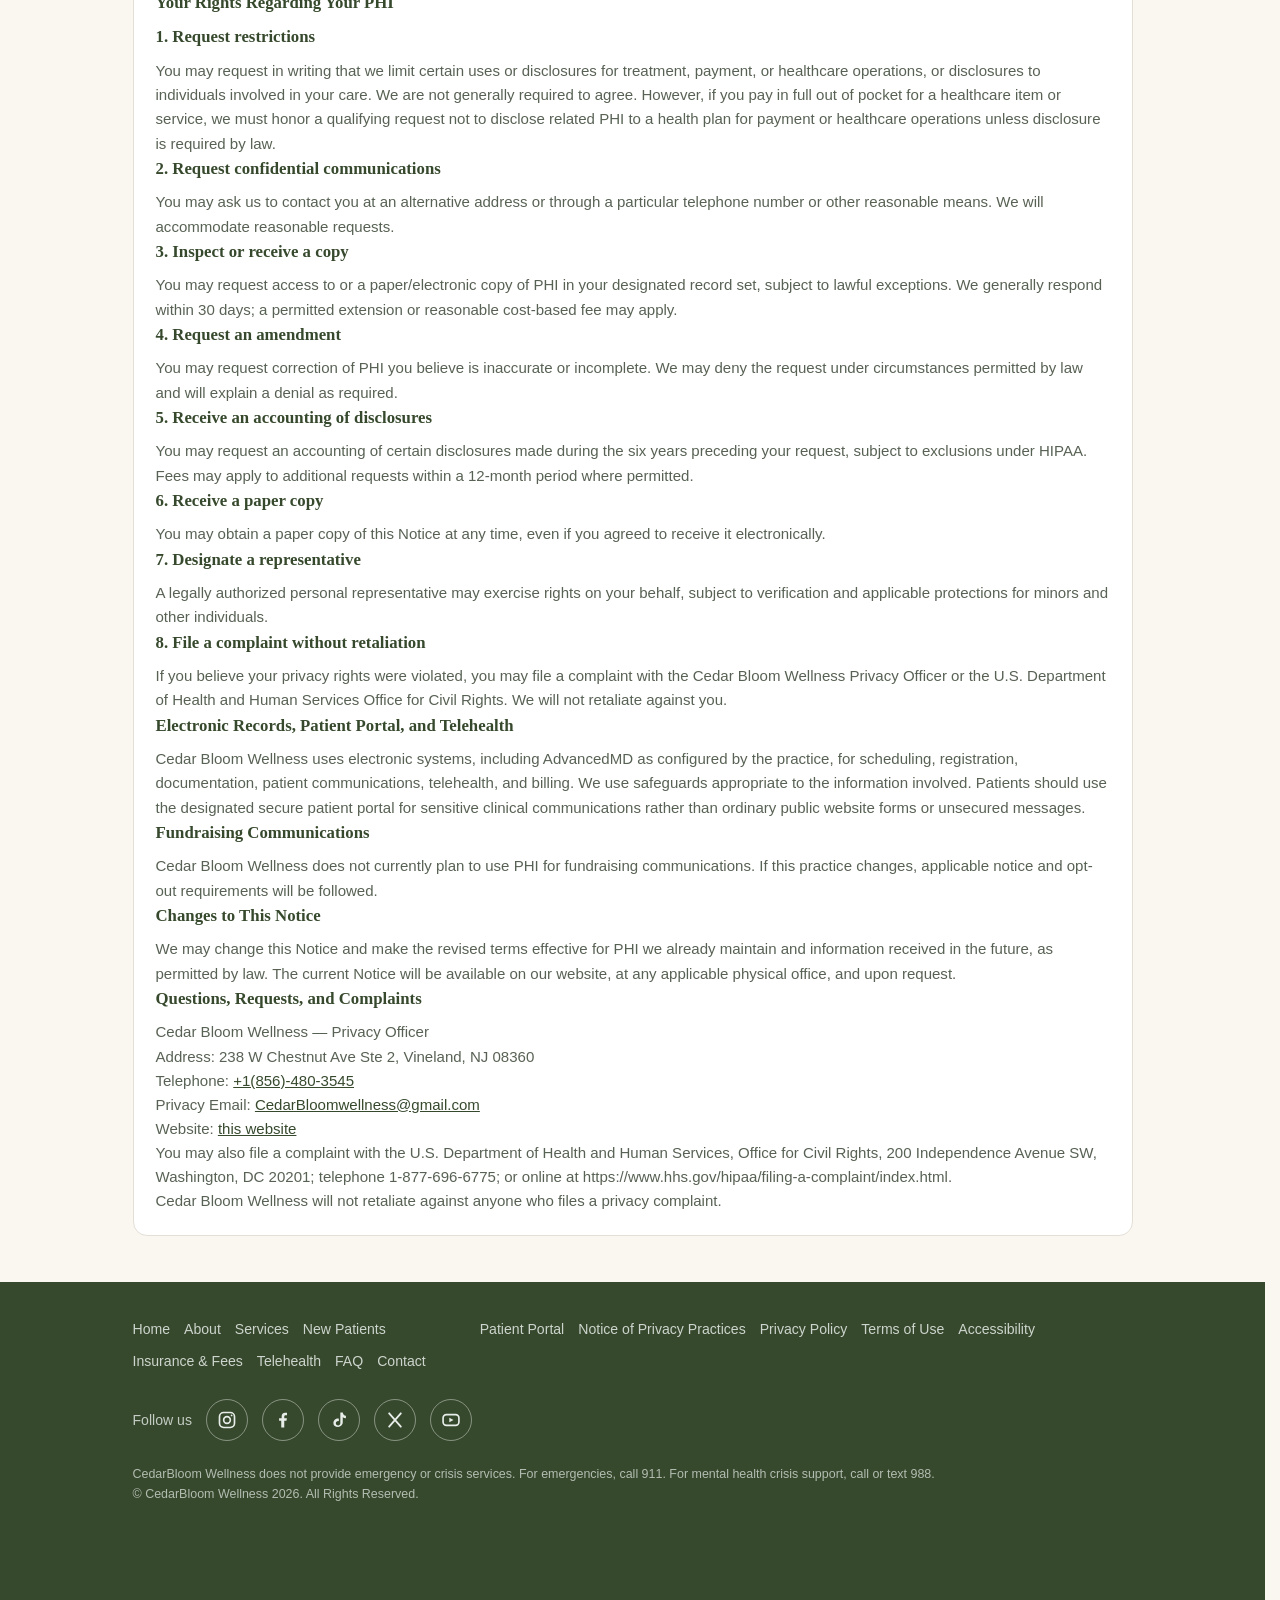
<file: privacy-practices.html>
<!DOCTYPE html>
<html lang="en">
<head>
<meta charset="UTF-8">
<meta name="viewport" content="width=device-width, initial-scale=1">
<title>Notice of Privacy Practices | Cedar Bloom Wellness</title>
<meta name="description" content="Cedar Bloom Wellness Notice of Privacy Practices.">
<link rel="icon" href="assets/favicon.ico?v=5" sizes="any">
<link rel="icon" type="image/png" sizes="32x32" href="assets/favicon-32.png?v=5">
<link rel="apple-touch-icon" href="assets/apple-touch-icon.png?v=5">
<link rel="preload" as="image" href="assets/logo-full.png">
<link rel="stylesheet" href="css/style.css?v=7">
</head>
<body>
<div id="site-header"></div>
<script src="js/script.js?v=7"></script>

<main>
<section>
  <div class="wrap">
    <h2 class="section-title">Notice of Privacy Practices</h2>
    <p class="section-sub">How medical information about you may be used and disclosed, and how you can get access to it.</p>
    <article class="card legal-document">
<p>Effective Date: October 19, 2026</p>
<p>Legal Practice Name: Cedar Bloom WELLNESS</p>
<p>THIS NOTICE DESCRIBES HOW PROTECTED HEALTH INFORMATION ABOUT YOU MAY BE USED AND DISCLOSED AND HOW YOU CAN ACCESS THIS INFORMATION. PLEASE REVIEW IT CAREFULLY.</p>
<p>If you have questions or do not understand any part of this Notice, contact the Cedar Bloom Wellness Privacy Officer using the information at the end of this document.</p>
<h3>What Is Protected Health Information?</h3>
<p>Protected health information (PHI) is individually identifiable information about your past, present, or future physical or mental health, healthcare services, or payment for healthcare. PHI may be recorded electronically, on paper, or communicated orally. This Notice applies to PHI maintained by Cedar Bloom Wellness in connection with its outpatient psychiatric services.</p>
<h3>Our Legal Responsibilities</h3>
<p>Maintain the privacy and security of PHI as required by applicable law.</p>
<p>Provide this Notice describing our legal duties and privacy practices.</p>
<p>Notify affected individuals following a breach of unsecured PHI when legally required.</p>
<p>Follow the terms of the Notice currently in effect.</p>
<h3>Uses and Disclosures That Generally Do Not Require Written Authorization</h3>
<h3>Treatment</h3>
<p>We may use and disclose PHI to evaluate and treat you, coordinate your psychiatric care, manage medications, communicate with pharmacies and other treating clinicians, arrange laboratory monitoring, and make referrals as permitted by law. More protective confidentiality laws may apply to certain records.</p>
<h3>Payment</h3>
<p>We may use and disclose PHI for eligibility checks, claims, billing, collection of payments, and other payment-related activities, subject to applicable law.</p>
<h3>Healthcare Operations</h3>
<p>We may use and disclose PHI for quality improvement, practice management, auditing, compliance, credentialing, and other lawful healthcare operations.</p>
<h3>Other Circumstances Permitted or Required by Law</h3>
<p>Certain disclosures may be made as required by law or for public health activities, reports of abuse or neglect, health oversight, appropriate judicial or administrative processes, specific law-enforcement purposes, workers’ compensation, authorized government functions, or to avert a serious and imminent threat to health or safety. We will follow applicable legal conditions and limits, including any more protective New Jersey requirements.</p>
<h3>Uses and Disclosures That Require Authorization</h3>
<p>Uses and disclosures not otherwise permitted or required by law generally require your written authorization. Most uses and disclosures of psychotherapy notes, marketing uses requiring authorization, and sale of PHI require written authorization unless a legal exception applies. You may revoke an authorization in writing, except to the extent action has already been taken in reliance on it.</p>
<p>Information disclosed to an authorized recipient may be redisclosed by that recipient and may no longer be protected by HIPAA, although other laws may still apply.</p>
<h3>Additional Protections for Psychiatric and Substance Use Disorder Information</h3>
<p>Psychiatric records and information about minors may be subject to special federal and New Jersey confidentiality requirements. Cedar Bloom Wellness will apply those requirements where relevant. Parents or guardians do not automatically have access to every category of a minor’s confidential information; applicable law controls.</p>
<p>Psychotherapy notes, as specifically defined under HIPAA, receive additional protections distinct from ordinary progress notes and the clinical record.</p>
<p>If Cedar Bloom Wellness creates, receives, or maintains substance use disorder treatment records protected by 42 CFR Part 2, applicable Part 2 protections will be observed. Part 2 records or testimony describing them generally cannot be used or disclosed in civil, criminal, administrative, or legislative proceedings against a patient without the patient’s written consent or an appropriate court order and accompanying legal process, as required by law.</p>
<h3>Your Rights Regarding Your PHI</h3>
<h3>1. Request restrictions</h3>
<p>You may request in writing that we limit certain uses or disclosures for treatment, payment, or healthcare operations, or disclosures to individuals involved in your care. We are not generally required to agree. However, if you pay in full out of pocket for a healthcare item or service, we must honor a qualifying request not to disclose related PHI to a health plan for payment or healthcare operations unless disclosure is required by law.</p>
<h3>2. Request confidential communications</h3>
<p>You may ask us to contact you at an alternative address or through a particular telephone number or other reasonable means. We will accommodate reasonable requests.</p>
<h3>3. Inspect or receive a copy</h3>
<p>You may request access to or a paper/electronic copy of PHI in your designated record set, subject to lawful exceptions. We generally respond within 30 days; a permitted extension or reasonable cost-based fee may apply.</p>
<h3>4. Request an amendment</h3>
<p>You may request correction of PHI you believe is inaccurate or incomplete. We may deny the request under circumstances permitted by law and will explain a denial as required.</p>
<h3>5. Receive an accounting of disclosures</h3>
<p>You may request an accounting of certain disclosures made during the six years preceding your request, subject to exclusions under HIPAA. Fees may apply to additional requests within a 12-month period where permitted.</p>
<h3>6. Receive a paper copy</h3>
<p>You may obtain a paper copy of this Notice at any time, even if you agreed to receive it electronically.</p>
<h3>7. Designate a representative</h3>
<p>A legally authorized personal representative may exercise rights on your behalf, subject to verification and applicable protections for minors and other individuals.</p>
<h3>8. File a complaint without retaliation</h3>
<p>If you believe your privacy rights were violated, you may file a complaint with the Cedar Bloom Wellness Privacy Officer or the U.S. Department of Health and Human Services Office for Civil Rights. We will not retaliate against you.</p>
<h3>Electronic Records, Patient Portal, and Telehealth</h3>
<p>Cedar Bloom Wellness uses electronic systems, including AdvancedMD as configured by the practice, for scheduling, registration, documentation, patient communications, telehealth, and billing. We use safeguards appropriate to the information involved. Patients should use the designated secure patient portal for sensitive clinical communications rather than ordinary public website forms or unsecured messages.</p>
<h3>Fundraising Communications</h3>
<p>Cedar Bloom Wellness does not currently plan to use PHI for fundraising communications. If this practice changes, applicable notice and opt-out requirements will be followed.</p>
<h3>Changes to This Notice</h3>
<p>We may change this Notice and make the revised terms effective for PHI we already maintain and information received in the future, as permitted by law. The current Notice will be available on our website, at any applicable physical office, and upon request.</p>
<h3>Questions, Requests, and Complaints</h3>
<p>Cedar Bloom Wellness — Privacy Officer</p>
<p>Address: 238 W Chestnut Ave Ste 2, Vineland, NJ 08360</p>
<p>Telephone: <a href="tel:+18564803545">+1(856)-480-3545</a></p>
<p>Privacy Email: <a href="mailto:CedarBloomwellness@gmail.com">CedarBloomwellness@gmail.com</a></p>
<p>Website: <a href="index.html">this website</a></p>
<p>You may also file a complaint with the U.S. Department of Health and Human Services, Office for Civil Rights, 200 Independence Avenue SW, Washington, DC 20201; telephone 1-877-696-6775; or online at https://www.hhs.gov/hipaa/filing-a-complaint/index.html.</p>
<p>Cedar Bloom Wellness will not retaliate against anyone who files a privacy complaint.</p>
    </article>
  </div>
</section>
</main>

<div id="site-footer"></div>
</body>
</html>
</file>
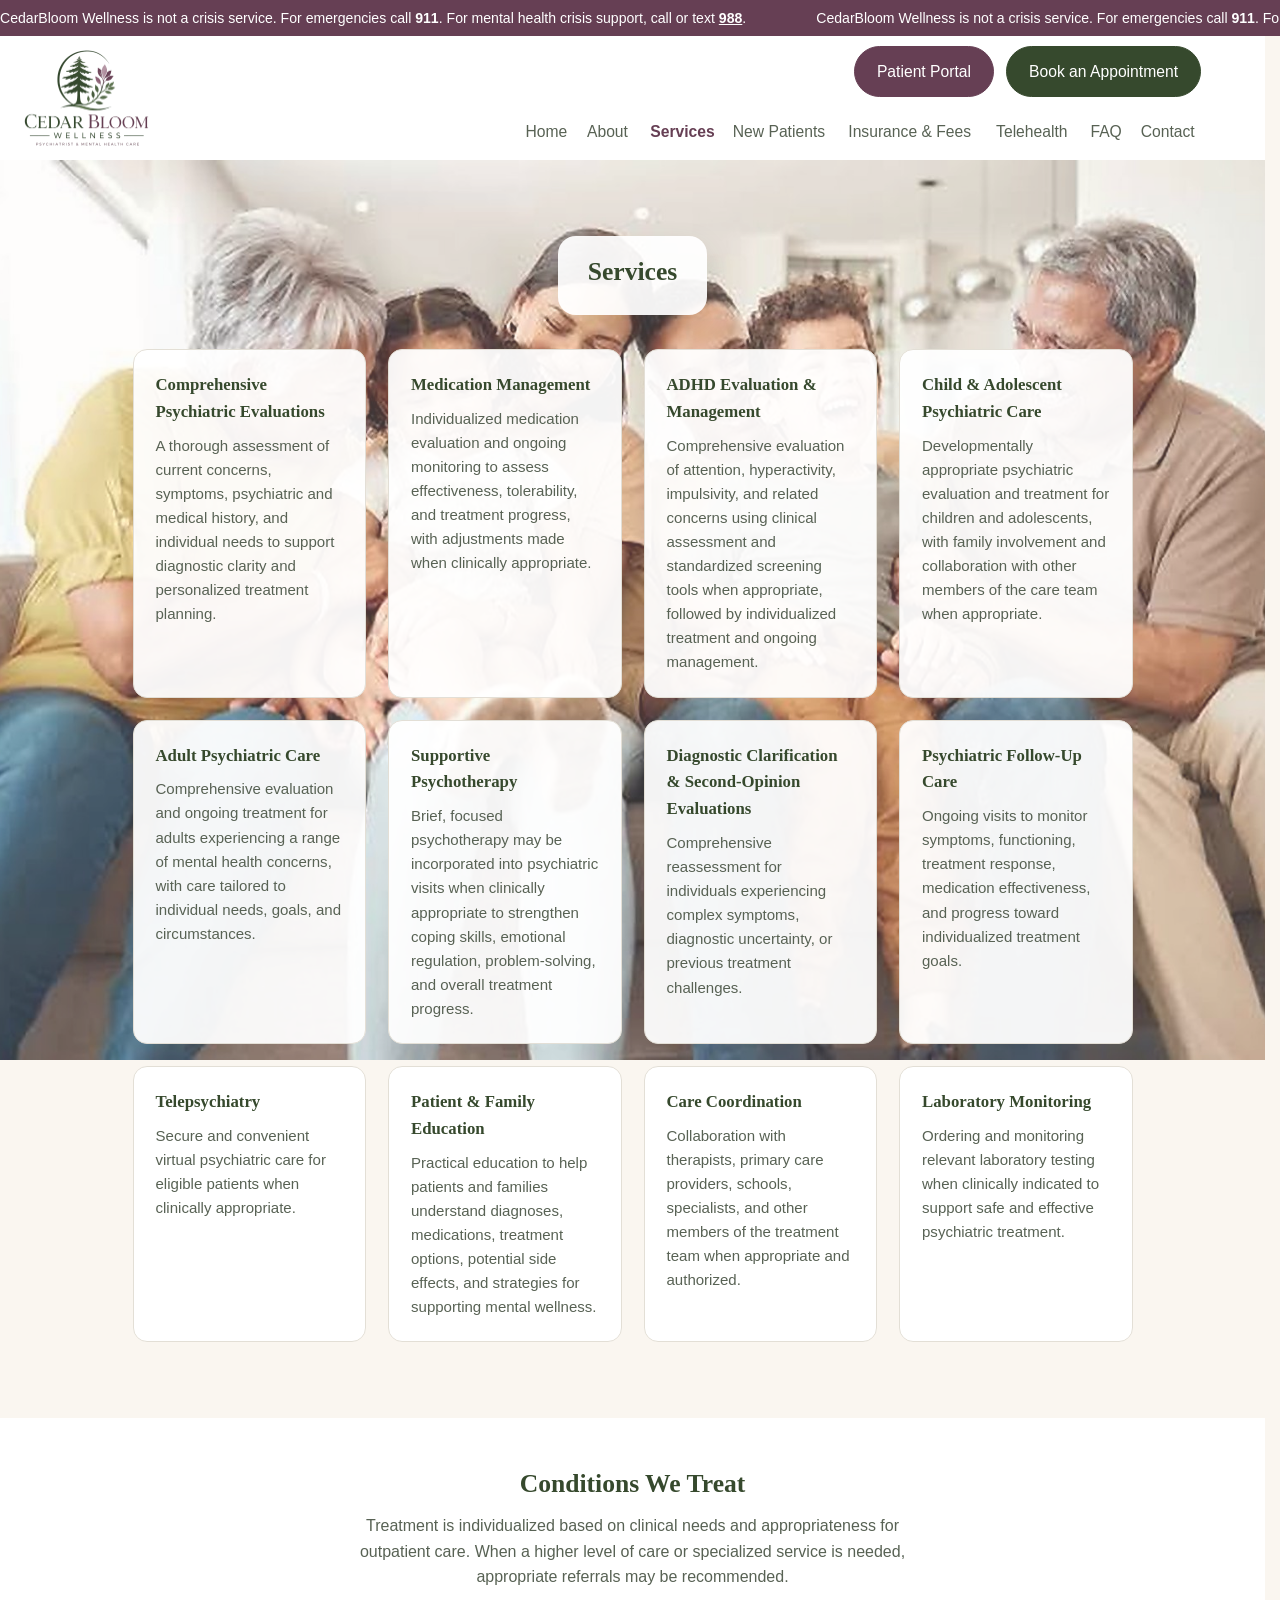
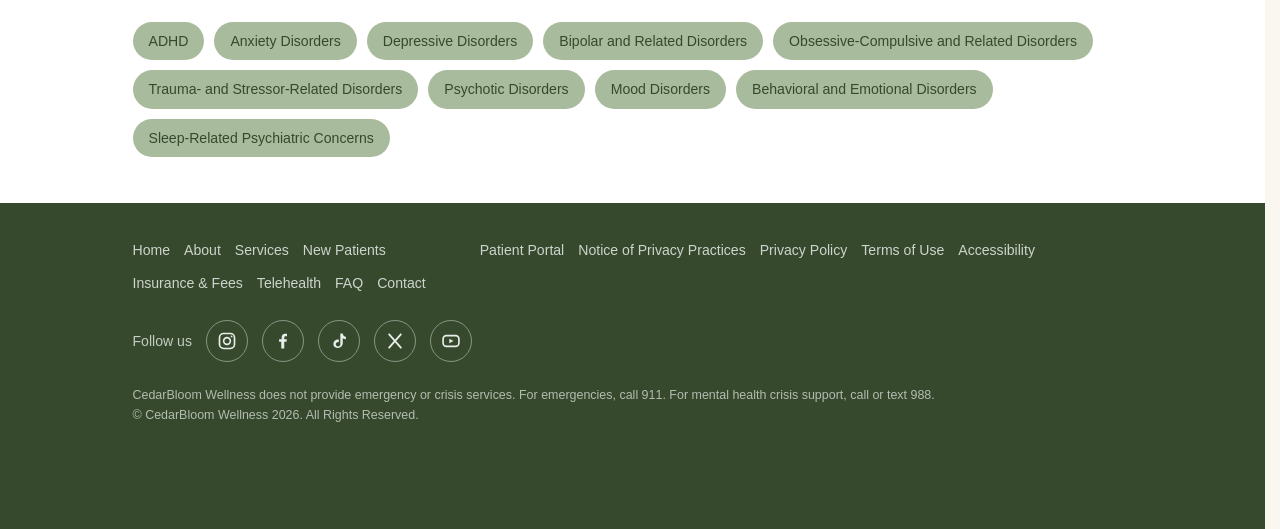
<file: services.html>
<!DOCTYPE html>
<html lang="en">
<head>
<meta charset="UTF-8">
<meta name="viewport" content="width=device-width, initial-scale=1">
<title>Services | Cedar Bloom Wellness</title>
<meta name="description" content="Psychiatric evaluations, medication management, ADHD care, child and adolescent psychiatry, adult psychiatry, supportive psychotherapy, and telepsychiatry in New Jersey.">
<link rel="icon" href="assets/favicon.ico?v=5" sizes="any">
<link rel="icon" type="image/png" sizes="32x32" href="assets/favicon-32.png?v=5">
<link rel="apple-touch-icon" href="assets/apple-touch-icon.png?v=5">
<link rel="preload" as="image" href="assets/logo-full.png">
<link rel="stylesheet" href="css/style.css?v=7">
</head>
<body>
<div id="site-header"></div>
<script src="js/script.js?v=7"></script>

<main>
<section class="photo-section">
  <div class="bg-slides" aria-hidden="true"><span style="background-image:url('assets/photos/family-multi.jpg')"></span><span style="background-image:url('assets/photos/seniors.jpg')"></span><span style="background-image:url('assets/photos/family-asian.jpg')"></span><span style="background-image:url('assets/photos/young-man.jpg')"></span><span style="background-image:url('assets/photos/family-four.jpg')"></span><span style="background-image:url('assets/photos/girl.jpg')"></span></div>
  <div class="photo-inner">
    <div class="wrap">
      <div class="center"><div class="plate"><h2 class="section-title">Services</h2></div></div>
      <div class="grid">
        <div class="card"><h3>Comprehensive Psychiatric Evaluations</h3><p>A thorough assessment of current concerns, symptoms, psychiatric and medical history, and individual needs to support diagnostic clarity and personalized treatment planning.</p></div>
        <div class="card"><h3>Medication Management</h3><p>Individualized medication evaluation and ongoing monitoring to assess effectiveness, tolerability, and treatment progress, with adjustments made when clinically appropriate.</p></div>
        <div class="card"><h3>ADHD Evaluation &amp; Management</h3><p>Comprehensive evaluation of attention, hyperactivity, impulsivity, and related concerns using clinical assessment and standardized screening tools when appropriate, followed by individualized treatment and ongoing management.</p></div>
        <div class="card"><h3>Child &amp; Adolescent Psychiatric Care</h3><p>Developmentally appropriate psychiatric evaluation and treatment for children and adolescents, with family involvement and collaboration with other members of the care team when appropriate.</p></div>
        <div class="card"><h3>Adult Psychiatric Care</h3><p>Comprehensive evaluation and ongoing treatment for adults experiencing a range of mental health concerns, with care tailored to individual needs, goals, and circumstances.</p></div>
        <div class="card"><h3>Supportive Psychotherapy</h3><p>Brief, focused psychotherapy may be incorporated into psychiatric visits when clinically appropriate to strengthen coping skills, emotional regulation, problem-solving, and overall treatment progress.</p></div>
        <div class="card"><h3>Diagnostic Clarification &amp; Second-Opinion Evaluations</h3><p>Comprehensive reassessment for individuals experiencing complex symptoms, diagnostic uncertainty, or previous treatment challenges.</p></div>
        <div class="card"><h3>Psychiatric Follow-Up Care</h3><p>Ongoing visits to monitor symptoms, functioning, treatment response, medication effectiveness, and progress toward individualized treatment goals.</p></div>
        <div class="card"><h3>Telepsychiatry</h3><p>Secure and convenient virtual psychiatric care for eligible patients when clinically appropriate.</p></div>
        <div class="card"><h3>Patient &amp; Family Education</h3><p>Practical education to help patients and families understand diagnoses, medications, treatment options, potential side effects, and strategies for supporting mental wellness.</p></div>
        <div class="card"><h3>Care Coordination</h3><p>Collaboration with therapists, primary care providers, schools, specialists, and other members of the treatment team when appropriate and authorized.</p></div>
        <div class="card"><h3>Laboratory Monitoring</h3><p>Ordering and monitoring relevant laboratory testing when clinically indicated to support safe and effective psychiatric treatment.</p></div>
      </div>
    </div>
  </div>
</section>

<section class="alt">
  <div class="wrap">
    <h2 class="section-title">Conditions We Treat</h2>
    <p class="section-sub">Treatment is individualized based on clinical needs and appropriateness for outpatient care. When a higher level of care or specialized service is needed, appropriate referrals may be recommended.</p>
    <div class="pill-list">
      <span class="pill">ADHD</span>
      <span class="pill">Anxiety Disorders</span>
      <span class="pill">Depressive Disorders</span>
      <span class="pill">Bipolar and Related Disorders</span>
      <span class="pill">Obsessive-Compulsive and Related Disorders</span>
      <span class="pill">Trauma- and Stressor-Related Disorders</span>
      <span class="pill">Psychotic Disorders</span>
      <span class="pill">Mood Disorders</span>
      <span class="pill">Behavioral and Emotional Disorders</span>
      <span class="pill">Sleep-Related Psychiatric Concerns</span>
    </div>
  </div>
</section>
</main>

<div id="site-footer"></div>
</body>
</html>
</file>
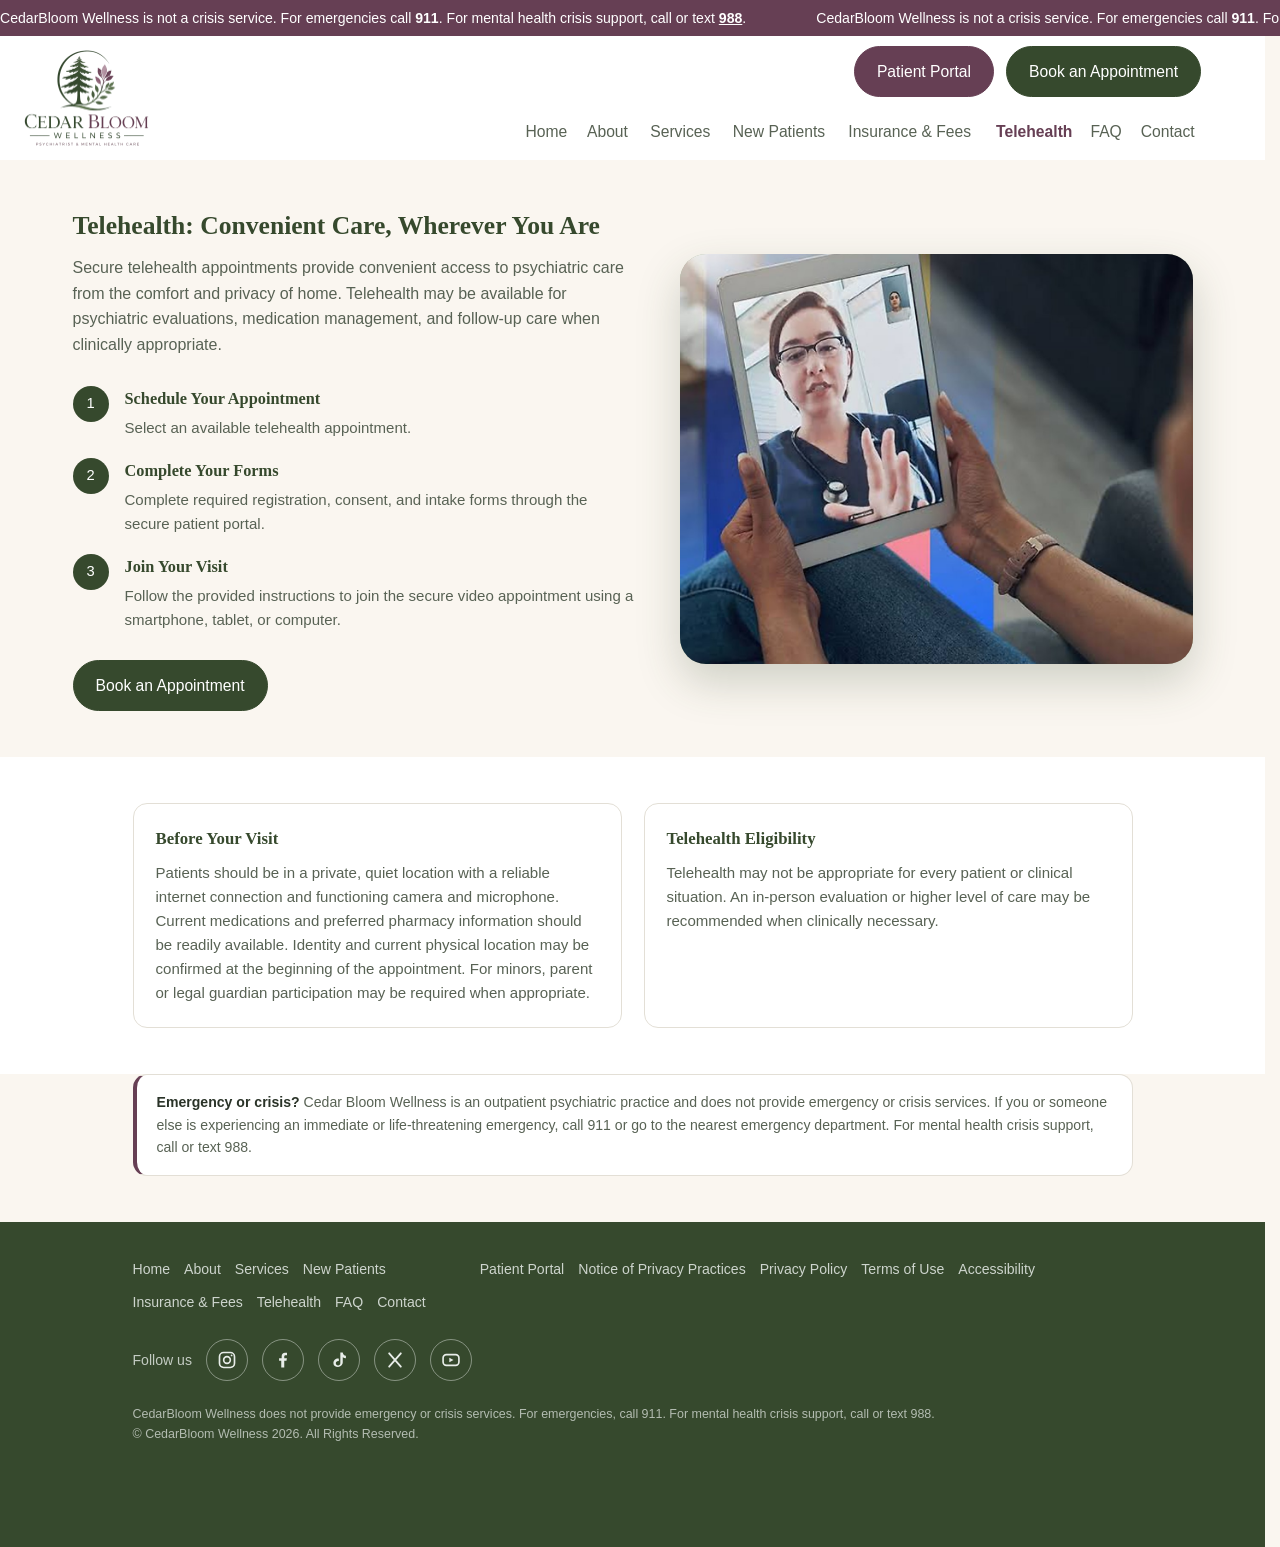
<file: telehealth.html>
<!DOCTYPE html>
<html lang="en">
<head>
<meta charset="UTF-8">
<meta name="viewport" content="width=device-width, initial-scale=1">
<title>Telehealth | Cedar Bloom Wellness</title>
<meta name="description" content="Secure telehealth psychiatric care from the comfort and privacy of home with Cedar Bloom Wellness.">
<link rel="icon" href="assets/favicon.ico?v=5" sizes="any">
<link rel="icon" type="image/png" sizes="32x32" href="assets/favicon-32.png?v=5">
<link rel="apple-touch-icon" href="assets/apple-touch-icon.png?v=5">
<link rel="preload" as="image" href="assets/logo-full.png">
<link rel="stylesheet" href="css/style.css?v=7">
</head>
<body>
<div id="site-header"></div>
<script src="js/script.js?v=7"></script>

<main>
<section>
  <div class="wrap" style="max-width:1160px;">
    <div class="tele-grid">
      <div class="tele-text">
        <h2 class="section-title">Telehealth: Convenient Care, Wherever You Are</h2>
        <p class="section-sub">Secure telehealth appointments provide convenient access to psychiatric care from the comfort and privacy of home. Telehealth may be available for psychiatric evaluations, medication management, and follow-up care when clinically appropriate.</p>
        <div class="steps">
          <div class="step"><div class="num">1</div><div><h3>Schedule Your Appointment</h3><p>Select an available telehealth appointment.</p></div></div>
          <div class="step"><div class="num">2</div><div><h3>Complete Your Forms</h3><p>Complete required registration, consent, and intake forms through the secure patient portal.</p></div></div>
          <div class="step"><div class="num">3</div><div><h3>Join Your Visit</h3><p>Follow the provided instructions to join the secure video appointment using a smartphone, tablet, or computer.</p></div></div>
        </div>
        <div class="hero-ctas left" style="margin-top:28px;margin-bottom:0;">
          <a class="cta" data-link="book">Book an Appointment</a>
        </div>
      </div>
      <div class="frame-slides" aria-hidden="true">
        <img src="assets/photos/tele-tablet.jpg" alt="">
        <img src="assets/photos/tele-phone.jpg" alt="">
        <img src="assets/photos/tele-computer.jpg" alt="">
      </div>
    </div>
  </div>
</section>

<section class="alt">
  <div class="wrap">
    <div class="grid">
      <div class="card">
        <h3>Before Your Visit</h3>
        <p>Patients should be in a private, quiet location with a reliable internet connection and functioning camera and microphone. Current medications and preferred pharmacy information should be readily available. Identity and current physical location may be confirmed at the beginning of the appointment. For minors, parent or legal guardian participation may be required when appropriate.</p>
      </div>
      <div class="card">
        <h3>Telehealth Eligibility</h3>
        <p>Telehealth may not be appropriate for every patient or clinical situation. An in-person evaluation or higher level of care may be recommended when clinically necessary.</p>
      </div>
    </div>
  </div>
</section>

<section style="padding-top:0;">
  <div class="wrap">
    <div class="crisis-note"><strong>Emergency or crisis?</strong> Cedar Bloom Wellness is an outpatient psychiatric practice and does not provide emergency or crisis services. If you or someone else is experiencing an immediate or life-threatening emergency, call 911 or go to the nearest emergency department. For mental health crisis support, call or text 988.</div>
  </div>
</section>
</main>

<div id="site-footer"></div>
</body>
</html>
</file>
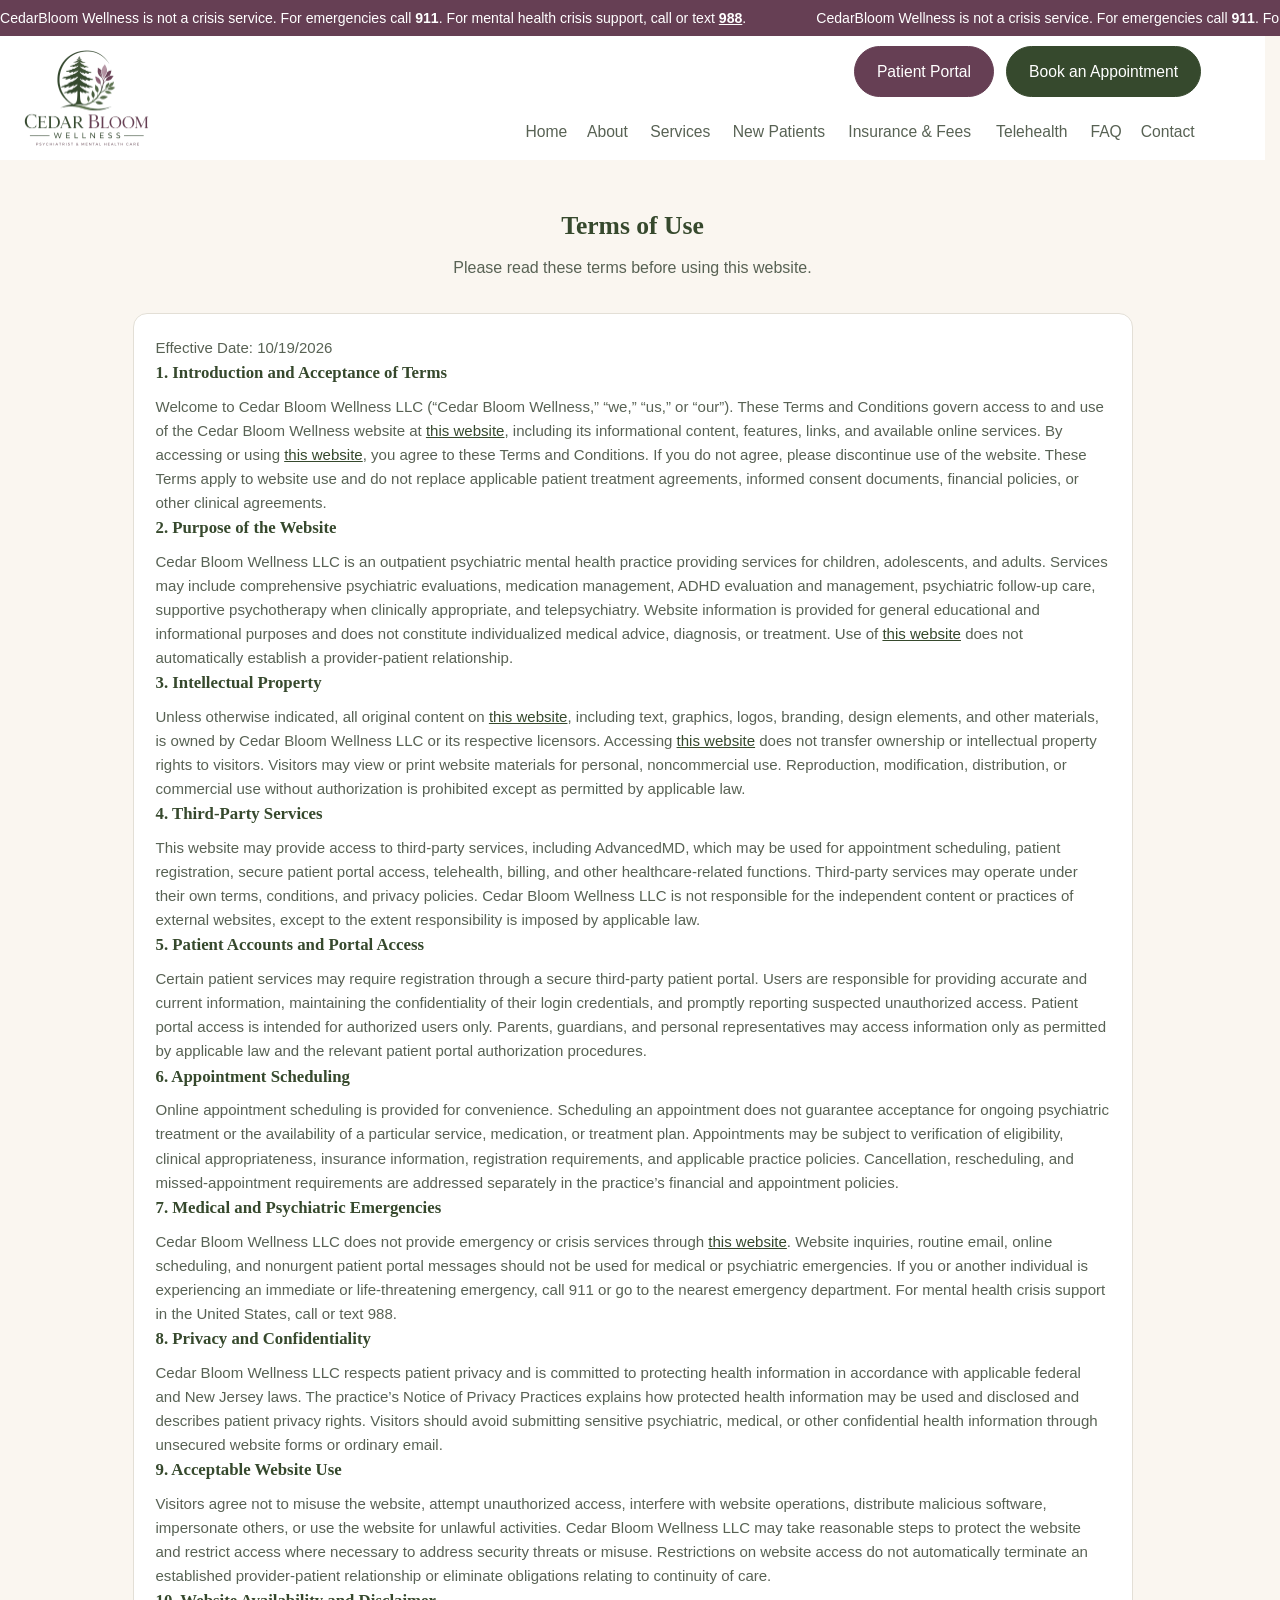
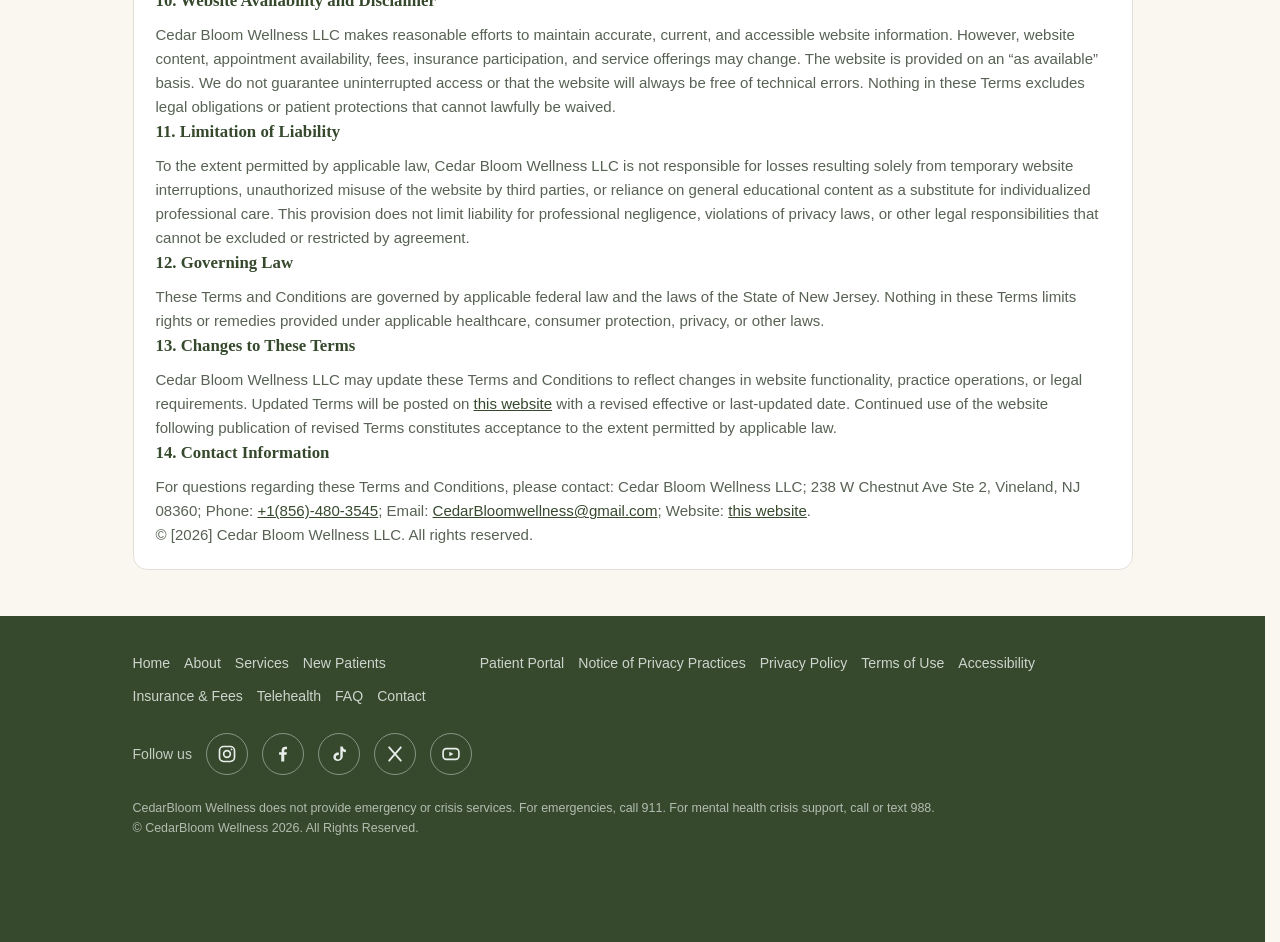
<file: terms.html>
<!DOCTYPE html>
<html lang="en">
<head>
<meta charset="UTF-8">
<meta name="viewport" content="width=device-width, initial-scale=1">
<title>Terms of Use | Cedar Bloom Wellness</title>
<meta name="description" content="Terms of use for the Cedar Bloom Wellness website.">
<link rel="icon" href="assets/favicon.ico?v=5" sizes="any">
<link rel="icon" type="image/png" sizes="32x32" href="assets/favicon-32.png?v=5">
<link rel="apple-touch-icon" href="assets/apple-touch-icon.png?v=5">
<link rel="preload" as="image" href="assets/logo-full.png">
<link rel="stylesheet" href="css/style.css?v=7">
</head>
<body>
<div id="site-header"></div>
<script src="js/script.js?v=7"></script>

<main>
<section>
  <div class="wrap">
    <h2 class="section-title">Terms of Use</h2>
    <p class="section-sub">Please read these terms before using this website.</p>
    <article class="card legal-document">
<p>Effective Date: 10/19/2026</p>
<h3>1. Introduction and Acceptance of Terms</h3>
<p>Welcome to Cedar Bloom Wellness LLC (“Cedar Bloom Wellness,” “we,” “us,” or “our”). These Terms and Conditions govern access to and use of the Cedar Bloom Wellness website at <a href="index.html">this website</a>, including its informational content, features, links, and available online services. By accessing or using <a href="index.html">this website</a>, you agree to these Terms and Conditions. If you do not agree, please discontinue use of the website. These Terms apply to website use and do not replace applicable patient treatment agreements, informed consent documents, financial policies, or other clinical agreements.</p>
<h3>2. Purpose of the Website</h3>
<p>Cedar Bloom Wellness LLC is an outpatient psychiatric mental health practice providing services for children, adolescents, and adults. Services may include comprehensive psychiatric evaluations, medication management, ADHD evaluation and management, psychiatric follow-up care, supportive psychotherapy when clinically appropriate, and telepsychiatry. Website information is provided for general educational and informational purposes and does not constitute individualized medical advice, diagnosis, or treatment. Use of <a href="index.html">this website</a> does not automatically establish a provider-patient relationship.</p>
<h3>3. Intellectual Property</h3>
<p>Unless otherwise indicated, all original content on <a href="index.html">this website</a>, including text, graphics, logos, branding, design elements, and other materials, is owned by Cedar Bloom Wellness LLC or its respective licensors. Accessing <a href="index.html">this website</a> does not transfer ownership or intellectual property rights to visitors. Visitors may view or print website materials for personal, noncommercial use. Reproduction, modification, distribution, or commercial use without authorization is prohibited except as permitted by applicable law.</p>
<h3>4. Third-Party Services</h3>
<p>This website may provide access to third-party services, including AdvancedMD, which may be used for appointment scheduling, patient registration, secure patient portal access, telehealth, billing, and other healthcare-related functions. Third-party services may operate under their own terms, conditions, and privacy policies. Cedar Bloom Wellness LLC is not responsible for the independent content or practices of external websites, except to the extent responsibility is imposed by applicable law.</p>
<h3>5. Patient Accounts and Portal Access</h3>
<p>Certain patient services may require registration through a secure third-party patient portal. Users are responsible for providing accurate and current information, maintaining the confidentiality of their login credentials, and promptly reporting suspected unauthorized access. Patient portal access is intended for authorized users only. Parents, guardians, and personal representatives may access information only as permitted by applicable law and the relevant patient portal authorization procedures.</p>
<h3>6. Appointment Scheduling</h3>
<p>Online appointment scheduling is provided for convenience. Scheduling an appointment does not guarantee acceptance for ongoing psychiatric treatment or the availability of a particular service, medication, or treatment plan. Appointments may be subject to verification of eligibility, clinical appropriateness, insurance information, registration requirements, and applicable practice policies. Cancellation, rescheduling, and missed-appointment requirements are addressed separately in the practice’s financial and appointment policies.</p>
<h3>7. Medical and Psychiatric Emergencies</h3>
<p>Cedar Bloom Wellness LLC does not provide emergency or crisis services through <a href="index.html">this website</a>. Website inquiries, routine email, online scheduling, and nonurgent patient portal messages should not be used for medical or psychiatric emergencies. If you or another individual is experiencing an immediate or life-threatening emergency, call 911 or go to the nearest emergency department. For mental health crisis support in the United States, call or text 988.</p>
<h3>8. Privacy and Confidentiality</h3>
<p>Cedar Bloom Wellness LLC respects patient privacy and is committed to protecting health information in accordance with applicable federal and New Jersey laws. The practice’s Notice of Privacy Practices explains how protected health information may be used and disclosed and describes patient privacy rights. Visitors should avoid submitting sensitive psychiatric, medical, or other confidential health information through unsecured website forms or ordinary email.</p>
<h3>9. Acceptable Website Use</h3>
<p>Visitors agree not to misuse the website, attempt unauthorized access, interfere with website operations, distribute malicious software, impersonate others, or use the website for unlawful activities. Cedar Bloom Wellness LLC may take reasonable steps to protect the website and restrict access where necessary to address security threats or misuse. Restrictions on website access do not automatically terminate an established provider-patient relationship or eliminate obligations relating to continuity of care.</p>
<h3>10. Website Availability and Disclaimer</h3>
<p>Cedar Bloom Wellness LLC makes reasonable efforts to maintain accurate, current, and accessible website information. However, website content, appointment availability, fees, insurance participation, and service offerings may change. The website is provided on an “as available” basis. We do not guarantee uninterrupted access or that the website will always be free of technical errors. Nothing in these Terms excludes legal obligations or patient protections that cannot lawfully be waived.</p>
<h3>11. Limitation of Liability</h3>
<p>To the extent permitted by applicable law, Cedar Bloom Wellness LLC is not responsible for losses resulting solely from temporary website interruptions, unauthorized misuse of the website by third parties, or reliance on general educational content as a substitute for individualized professional care. This provision does not limit liability for professional negligence, violations of privacy laws, or other legal responsibilities that cannot be excluded or restricted by agreement.</p>
<h3>12. Governing Law</h3>
<p>These Terms and Conditions are governed by applicable federal law and the laws of the State of New Jersey. Nothing in these Terms limits rights or remedies provided under applicable healthcare, consumer protection, privacy, or other laws.</p>
<h3>13. Changes to These Terms</h3>
<p>Cedar Bloom Wellness LLC may update these Terms and Conditions to reflect changes in website functionality, practice operations, or legal requirements. Updated Terms will be posted on <a href="index.html">this website</a> with a revised effective or last-updated date. Continued use of the website following publication of revised Terms constitutes acceptance to the extent permitted by applicable law.</p>
<h3>14. Contact Information</h3>
<p>For questions regarding these Terms and Conditions, please contact: Cedar Bloom Wellness LLC; 238 W Chestnut Ave Ste 2, Vineland, NJ 08360; Phone: <a href="tel:+18564803545">+1(856)-480-3545</a>; Email: <a href="mailto:CedarBloomwellness@gmail.com">CedarBloomwellness@gmail.com</a>; Website: <a href="index.html">this website</a>.</p>
<p>© [2026] Cedar Bloom Wellness LLC. All rights reserved.</p>
    </article>
  </div>
</section>
</main>

<div id="site-footer"></div>
</body>
</html>
</file>
<file: css/style.css>
/* ===== CedarBloom Wellness | main stylesheet ===== */
:root{
  --green-dark:#36492d; --green:#576f4b; --sage:#a9bb9d; --plum:#663f54; --plum-light:#b793a5;
  --cream:#faf6f0; --paper:#fff; --ink:#2a3328; --ink-soft:#586254; --line:#e3dfd6; --radius:14px;
  --serif:Georgia,'Iowan Old Style',serif;
  --sans:-apple-system,BlinkMacSystemFont,'Segoe UI',Roboto,sans-serif;
}
*{box-sizing:border-box}
html{scroll-behavior:smooth}
body{margin:0;background:var(--cream);color:var(--ink);font-family:var(--serif);line-height:1.6}
img{max-width:100%;display:block}
h1,h2,h3{font-family:var(--serif)}
p,li,a,button,dt,dd{font-family:var(--sans)}
a{color:var(--green-dark)}
.wrap{max-width:1040px;margin:0 auto;padding:0 20px}
.center{text-align:center}

/* ----- buttons ----- */
.cta{display:inline-block;background:var(--green-dark);color:#fff!important;padding:12px 22px;border-radius:30px;font-size:.98rem;font-weight:500;text-decoration:none;white-space:nowrap;cursor:pointer;border:1px solid var(--green-dark);font-family:var(--sans);transition:transform .15s,box-shadow .15s}
.cta:hover{transform:translateY(-1px);box-shadow:0 6px 16px rgba(54,73,45,.25)}
.cta.plum{background:var(--plum);border-color:var(--plum)}
.cta.outline{background:transparent;color:var(--green-dark)!important}
.hero-ctas{display:flex;gap:14px;justify-content:center;flex-wrap:wrap;margin-bottom:18px}
.hero-ctas.left{justify-content:flex-start}

/* ----- crisis ticker (fixed on every page) + headers ----- */
#site-header{padding-top:36px}
.ticker{position:fixed;top:0;left:0;right:0;z-index:130;height:36px;background:var(--plum);color:#fff;overflow:hidden;white-space:nowrap;font-family:var(--sans);font-size:.88rem;font-weight:500;line-height:36px}
.ticker-track{display:flex;width:max-content;animation:tickerLR 50s linear infinite}
.ticker{cursor:pointer}
.ticker:hover .ticker-track,.ticker.paused .ticker-track{animation-play-state:paused}
.tick-group{display:flex;flex-shrink:0}
.tick{padding:0 70px 0 0}
.tick a{color:#fff;text-decoration:underline}
@keyframes tickerLR{from{transform:translateX(-50%)}to{transform:translateX(0)}}

/* Full header: sits in the page and scrolls away. It never changes size, so it cannot jitter. */
header.site{position:relative;z-index:110;background:var(--paper)}
/* Slim header: slides in from the top after the full header has scrolled out of view. */
header.mini{position:fixed;top:36px;left:0;right:0;z-index:120;background:var(--paper);box-shadow:0 8px 24px rgba(54,73,45,.12);transform:translateY(-150%);visibility:hidden;transition:transform .3s ease,visibility 0s linear .3s}
header.mini.show{transform:translateY(0);visibility:visible;transition-delay:0s}

.nav{max-width:1320px;margin:0 auto;display:flex;align-items:center;justify-content:space-between;gap:28px;padding:10px 24px}
header.mini .nav{padding:6px 24px}
.brand{display:block;flex-shrink:0}
.logo-img{height:56px;width:auto}
header.site .logo-img{height:96px}
body.home header.site .logo-img{height:280px}
.nav-right{display:flex;flex-direction:column;align-items:flex-end;gap:16px}
.nav-actions{display:flex;gap:12px}
nav.links{display:flex;gap:24px;align-items:center}
nav.links a{font-size:1.08rem;font-weight:500;text-decoration:none;color:var(--ink-soft);padding:6px 2px}
nav.links a:hover{color:var(--green-dark)}
nav.links a.active{color:var(--plum);font-weight:700}
header.mini .nav-right{flex-direction:row;align-items:center;gap:22px}
header.mini nav.links{order:1;gap:20px}
header.mini nav.links a{font-size:1rem}
header.mini .nav-actions{order:2}
@media(min-width:1200px) and (max-width:1349px){nav.links,header.mini nav.links{gap:14px}nav.links a{font-size:.98rem}}
.menu-btn{display:none;background:none;border:none;font-size:2rem;line-height:1;color:var(--green-dark);cursor:pointer;padding:6px 10px}

@media(max-width:1199px){
  .menu-btn{display:block}
  header.site .logo-img{height:64px}
  body.home header.site .logo-img{height:150px}
  header.mini .logo-img{height:46px}
  .nav-right,header.mini .nav-right{display:none;position:absolute;top:100%;left:0;right:0;background:var(--paper);padding:18px 24px 24px;align-items:stretch;flex-direction:column;gap:16px;box-shadow:0 14px 24px rgba(40,48,36,.12);max-height:calc(100vh - 150px);overflow:auto}
  .nav-right.open,header.mini .nav-right.open{display:flex}
  nav.links,header.mini nav.links{flex-direction:column;align-items:flex-start;gap:2px;order:0}
  nav.links a,header.mini nav.links a{font-size:1.15rem;padding:10px 0}
  .nav-actions,header.mini .nav-actions{order:2;flex-direction:column}
  .nav-actions .cta{text-align:center}
}

/* ----- home hero: big headline under the logo, pictures on both sides ----- */
.hero{padding:14px 0 56px;background:linear-gradient(180deg,var(--paper),var(--cream))}
.hero-top{max-width:1240px;margin:0 auto;padding:0 24px;text-align:center}
.hero-top h1{text-wrap:balance;font-size:clamp(1.9rem,3.1vw,2.9rem);line-height:1.2;color:var(--green-dark);margin:0 0 16px}
.hero-top .lead{text-wrap:balance;font-size:clamp(1.1rem,1.55vw,1.4rem);line-height:1.55;max-width:1180px;margin:0 auto 34px;color:var(--ink-soft)}
.hero-grid{max-width:1320px;margin:0 auto;padding:0 24px;display:grid;grid-template-columns:250px minmax(0,1fr) 250px;gap:36px;align-items:stretch}
.hero-center{text-align:center;display:flex;flex-direction:column;justify-content:center}
.hero .cta{padding:16px 36px;font-size:1.15rem}
.hero .hero-ctas{gap:18px;margin-bottom:24px}
.tag{font-size:1.25rem;font-weight:600;color:var(--green-dark);margin:0 0 28px;letter-spacing:.2px}
.hero-center p.more{font-size:clamp(1.05rem,1.4vw,1.28rem);line-height:1.6;color:var(--ink-soft);margin:0 0 14px}
.hero-side{display:flex;flex-direction:column;justify-content:space-between;gap:24px}
.ph{margin:0;aspect-ratio:4/3;overflow:hidden;border-radius:28px 28px 28px 8px;box-shadow:0 14px 34px rgba(54,73,45,.18)}
.hero-side.right .ph{border-radius:8px 28px 28px 28px}
.ph img{width:100%;height:100%;object-fit:cover}
@media(max-width:1150px){.hero-grid{grid-template-columns:190px minmax(0,1fr) 190px;gap:24px}}
@media(max-width:900px){
  .hero-grid{grid-template-columns:1fr;gap:22px}
  .hero-center{order:-1}
  .hero-side{flex-direction:row}
  .hero-side .ph{flex:1}
  .hero .cta{padding:14px 26px;font-size:1.05rem}
}

/* ----- sections ----- */
section{padding:46px 0}
section.alt{background:var(--paper)}
h2.section-title{color:var(--green-dark);font-size:1.6rem;text-align:center;margin:0 0 8px}
p.section-sub{text-align:center;color:var(--ink-soft);max-width:600px;margin:0 auto 32px}
p.section-sub.left{text-align:left;max-width:none}
.grid{display:grid;grid-template-columns:repeat(auto-fit,minmax(230px,1fr));gap:22px}
.card{background:var(--paper);border:1px solid var(--line);border-radius:var(--radius);padding:22px}
.card h3{margin:0 0 8px;color:var(--green-dark);font-size:1.05rem}
.card p{margin:0;color:var(--ink-soft);font-size:.94rem}
.fine{font-size:.85rem;color:var(--ink-soft);margin:10px 0 0!important}
.crisis-note{background:var(--paper);border:1px solid var(--line);border-left:4px solid var(--plum);border-radius:var(--radius);padding:16px 20px;font-family:var(--sans);font-size:.88rem;color:var(--ink-soft)}
.crisis-note strong{color:var(--ink)}
.plain{margin:8px 0 0;padding-left:18px;color:var(--ink-soft);font-size:.94rem}

/* ----- picture backgrounds (slideshow or single picture) ----- */
.photo-section{position:relative;isolation:isolate;overflow:clip;padding:0}
.photo-inner{padding:76px 0}
.bg-slides{position:sticky;top:0;height:100vh;margin-bottom:-100vh;z-index:-2;overflow:hidden}
.bg-slides span{position:absolute;inset:0;background-size:cover;background-position:center;opacity:0;transform:scale(1);transition:opacity 1.6s ease,transform 9s ease-out}
.bg-slides span.on{opacity:1;transform:scale(1)}
.bg-slides:not(.ready) span:first-child{opacity:1}
.photo-section::after{content:"";position:absolute;inset:0;z-index:-1;background:rgba(250,246,240,.22)}
.photo-section .card{background:rgba(255,255,255,.94)}
.plate{display:inline-block;background:rgba(255,255,255,.93);padding:16px 30px;border-radius:18px;box-shadow:0 10px 28px rgba(54,73,45,.12);margin-bottom:34px}
.plate h2.section-title{margin:0 0 6px}
.plate p.section-sub{margin:0 auto}
.panel{background:rgba(255,255,255,.94);border-radius:20px;padding:34px;box-shadow:0 14px 34px rgba(54,73,45,.14)}
@media(prefers-reduced-motion:reduce){.bg-slides span{transform:none!important}}

/* ----- provider ----- */
.provider{display:flex;gap:40px;align-items:center;flex-wrap:wrap}
.provider .photo{width:240px;height:240px;border-radius:50%;object-fit:cover;object-position:50% 25%;border:6px solid #fff;box-shadow:0 12px 30px rgba(54,73,45,.18);flex-shrink:0}
.provider.big .photo{width:340px;height:340px}
.provider .bio{flex:1;min-width:260px}
.provider h3{color:var(--green-dark);margin:0 0 4px;font-size:1.3rem}
.provider .role{color:var(--plum);font-size:.92rem;margin-bottom:12px}
@media(max-width:760px){.provider{flex-direction:column;text-align:center}.provider.big .photo{width:260px;height:260px}}

/* ----- conditions, steps ----- */
.pill-list{display:flex;flex-wrap:wrap;gap:10px}
.pill{background:var(--sage);color:var(--green-dark);padding:8px 16px;border-radius:30px;font-size:.88rem;font-family:var(--sans)}
.steps{display:flex;flex-direction:column;gap:18px}
.step{display:flex;gap:16px;align-items:flex-start}
.step .num{width:36px;height:36px;border-radius:50%;background:var(--green-dark);color:#fff;display:flex;align-items:center;justify-content:center;flex-shrink:0;font-family:var(--sans);font-size:.92rem}
.step h3{margin:0 0 4px;color:var(--green-dark);font-size:1.02rem}
.step p{margin:0;color:var(--ink-soft);font-size:.94rem}

/* ----- insurance and payments ----- */
.ins-grid{display:grid;grid-template-columns:repeat(auto-fit,minmax(260px,1fr));gap:20px}
.ins-grid .card ul{margin:8px 0 0;padding-left:18px;color:var(--ink-soft);font-size:.92rem}
.ins-grid .card{display:flex;flex-direction:column}
.ins-grid .card .cta{align-self:flex-start;margin-top:auto}
.ins-grid .card ul.pay-list{padding-left:0;margin:16px 0 36px}
.fee-row{display:flex;justify-content:space-between;border-bottom:1px solid var(--line);padding:10px 0;font-size:.94rem}
.pay-list{list-style:none;margin:16px 0 40px;padding:0;display:grid;gap:12px}
.pay-list li{display:flex;align-items:center;gap:14px;font-size:1rem;color:var(--ink)}
.pay-list img{height:44px;width:auto;border-radius:10px}
.pay-ico{width:44px;height:44px;border-radius:10px;background:var(--cream);display:grid;place-items:center;color:var(--green-dark);flex-shrink:0}

/* ----- FAQ ----- */
.faq-item{border-bottom:1px solid var(--line)}
.faq-q{width:100%;text-align:left;background:none;border:none;padding:16px 4px;font-size:1.02rem;color:var(--ink);cursor:pointer;display:flex;justify-content:space-between;gap:12px;font-family:var(--serif)}
.faq-a{max-height:0;overflow:hidden;transition:max-height .25s ease;color:var(--ink-soft);font-size:.94rem}
.faq-a p{padding:0 4px 16px;margin:0}
.faq-item.open .faq-a{max-height:320px}
.faq-item.open .chev{transform:rotate(45deg)}
.chev{transition:transform .2s;color:var(--plum);font-weight:300;font-size:1.3rem;line-height:1}

/* ----- contact page ----- */
.contact-hero{padding:60px 0 110px;text-align:center;color:#fff;background:linear-gradient(135deg,var(--green-dark),var(--green) 55%,var(--plum))}
.contact-hero h1{font-size:2.5rem;margin:14px 0 10px;color:#fff}
.contact-hero p{max-width:560px;margin:0 auto 24px;color:#fff;opacity:.93}
.contact-hero .cta{background:#fff;color:var(--green-dark)!important;border-color:#fff}
.contact-hero .cta.outline{background:transparent;color:#fff!important;border-color:#fff}
.badge{display:inline-flex;align-items:center;gap:9px;background:rgba(255,255,255,.16);border:1px solid rgba(255,255,255,.35);padding:8px 18px;border-radius:30px;font:600 .88rem var(--sans)}
.badge::before{content:"";width:9px;height:9px;border-radius:50%;background:#e7c36f}
.badge.is-open::before{background:#7fe3a1;animation:pulse 2s infinite}
@keyframes pulse{0%{box-shadow:0 0 0 0 rgba(127,227,161,.7)}100%{box-shadow:0 0 0 10px rgba(127,227,161,0)}}
.contact-body{padding-top:0}
.info-grid{display:grid;grid-template-columns:repeat(auto-fit,minmax(230px,1fr));gap:20px;margin-top:-70px;position:relative}
.info-card{background:#fff;border:1px solid var(--line);border-radius:18px;padding:26px;box-shadow:0 10px 30px rgba(54,73,45,.09);transition:transform .2s,box-shadow .2s;animation:rise .6s ease both}
.info-card:nth-child(2){animation-delay:.08s}.info-card:nth-child(3){animation-delay:.16s}.info-card:nth-child(4){animation-delay:.24s}
.info-card:hover{transform:translateY(-4px);box-shadow:0 16px 36px rgba(54,73,45,.14)}
@keyframes rise{from{opacity:0;transform:translateY(16px)}}
.ico{width:48px;height:48px;border-radius:14px;background:linear-gradient(135deg,var(--sage),#d4e3d8);display:grid;place-items:center;color:var(--green-dark);margin-bottom:14px}
.info-card h3{margin:0 0 6px;color:var(--green-dark);font-size:1.1rem}
.info-card p{margin:0;color:var(--ink-soft);font-size:.95rem}
.info-card .big{font-size:1.05rem;font-weight:600;color:var(--ink);word-break:break-word;text-decoration:none}
.info-card .big:hover{color:var(--plum)}
.textlink{display:inline-block;margin-top:10px;font-size:.92rem;font-weight:600;color:var(--plum);text-decoration:none}
.hours{list-style:none;padding:0;margin:0}
.hours li{display:flex;justify-content:space-between;gap:10px;padding:7px 10px;border-radius:8px;font-size:.9rem;color:var(--ink-soft)}
.hours li.today{background:rgba(155,179,161,.28);font-weight:600;color:var(--green-dark)}
.contact-split{display:grid;grid-template-columns:1.4fr 1fr;gap:26px;margin-top:34px}
.map-frame{border-radius:20px;overflow:hidden;border:1px solid var(--line);box-shadow:0 10px 30px rgba(54,73,45,.09);min-height:400px}
.map-frame iframe{width:100%;height:100%;min-height:400px;border:0;display:block}
.contact-panel{background:#fff;border:1px solid var(--line);border-radius:20px;padding:30px;box-shadow:0 10px 30px rgba(54,73,45,.09)}
.contact-panel h3{margin:0 0 8px;color:var(--green-dark);font-size:1.3rem}
.contact-panel .btns{display:flex;flex-direction:column;gap:12px;margin:18px 0}
.contact-panel .btns .cta{text-align:center}
@media(max-width:860px){.contact-split{grid-template-columns:1fr}}
@media(prefers-reduced-motion:reduce){.info-card,.badge::before{animation:none}}

/* ----- footer ----- */
footer{background:var(--green-dark);color:#e8ede9;padding:36px 0 90px;font-family:var(--sans);font-size:.88rem}
footer .wrap{max-width:1040px}
footer .cols{display:flex;gap:40px;flex-wrap:wrap}
footer a{color:#e8ede9;opacity:.85;text-decoration:none;margin-right:14px}
footer a:hover{opacity:1;text-decoration:underline}
.social{display:flex;align-items:center;gap:14px;margin-top:26px;flex-wrap:wrap}
.social span{opacity:.8}
.social a{margin:0;width:42px;height:42px;border-radius:50%;border:1px solid rgba(232,237,233,.45);display:grid;place-items:center;opacity:1;transition:background .15s}
.social a:hover{background:rgba(255,255,255,.14);text-decoration:none}
.social svg{width:20px;height:20px}
footer .legal{margin-top:24px;opacity:.7;font-size:.78rem}
.sticky-book{display:none;position:fixed;bottom:0;left:0;right:0;padding:10px 16px;background:var(--paper);border-top:1px solid var(--line);z-index:90}
.sticky-book .cta{display:block;text-align:center}
@media(max-width:760px){.sticky-book{display:block}body{padding-bottom:64px}}

/* Contact page: keep each office-hours row on one line */
.hours li{white-space:nowrap}
@media(min-width:1000px){.info-grid{grid-template-columns:1fr 1fr 1fr 1.4fr}}
@media(max-width:999px){.info-grid{grid-template-columns:repeat(2,1fr)}}
@media(max-width:560px){.info-grid{grid-template-columns:1fr}}

/* Contact page: bigger boxes */
.contact-body .wrap{max-width:1200px}
.info-card{padding:34px 30px;min-height:280px}
.ico{width:60px;height:60px;border-radius:18px;margin-bottom:18px}
.ico svg{width:28px;height:28px}
.info-card h3{font-size:1.3rem;margin-bottom:10px}
.info-card p{font-size:1.06rem}
.info-card .big{font-size:1.15rem}
.info-card .fine{font-size:.92rem}
.textlink{font-size:1rem;margin-top:14px}
.hours li{font-size:.95rem;padding:9px 10px}
.map-frame,.map-frame iframe{min-height:460px}
.contact-panel{padding:38px}
.contact-panel h3{font-size:1.45rem}
@media(min-width:1100px){.info-grid{grid-template-columns:1fr 1fr 1fr 1.25fr}}
@media(max-width:1099px){.info-grid{grid-template-columns:repeat(2,1fr)}}
@media(max-width:560px){.info-grid{grid-template-columns:1fr}.info-card{min-height:0}}

/* ===== latest changes ===== */
/* menu moved a little to the left on wide screens */
@media(min-width:1200px){header.site .nav-right{margin-right:clamp(0px,calc((100vw - 1200px)*.5),100px)}}
/* plum Patient Portal on the dark contact banner */
.contact-hero .cta.plum{background:var(--plum);color:#fff!important;border-color:#fff}
/* small button used inside text (FAQ answers) */
.cta.sm{padding:6px 16px;font-size:.9rem;margin:2px 4px}
/* Insurance: payment icons side by side, card button next to its icon */
@media(min-width:1000px){.ins-grid{grid-template-columns:1fr 1fr 1.3fr}}
.pay-icons{display:grid;grid-template-columns:repeat(2,max-content);justify-content:start;align-items:center;gap:18px 24px;margin:18px 0 28px}
.pay-icons img{height:clamp(80px,9vw,116px);width:auto;border-radius:22px}
.pay-card-row{display:flex;align-items:center;gap:14px}
.pay-card-row .pay-ico{width:56px;height:56px;border-radius:14px}
.pay-card-row .pay-ico svg{width:30px;height:30px}
.ins-grid .card .pay-card-row .cta{margin-top:0;align-self:center}
/* Telehealth: text on the left, rotating pictures on the right */
.tele-grid{display:grid;grid-template-columns:1.1fr 1fr;gap:44px;align-items:center}
.tele-text h2.section-title,.tele-text p.section-sub{text-align:left}
.tele-text p.section-sub{max-width:none;margin:0 0 28px}
.frame-slides{position:relative;aspect-ratio:5/4;border-radius:26px;overflow:hidden;box-shadow:0 18px 44px rgba(54,73,45,.22);background:var(--sage)}
.frame-slides img{position:absolute;inset:0;width:100%;height:100%;object-fit:cover;opacity:0;transition:opacity 1.6s ease}
.frame-slides img.on{opacity:1}
.frame-slides:not(.ready) img:first-child{opacity:1}
@media(max-width:900px){.tele-grid{grid-template-columns:1fr;gap:28px}}

/* ===== steady page changes ===== */
/* the scrollbar space is always reserved, so the page can never nudge sideways when it appears */
html{background:var(--cream);overflow-y:scroll;scrollbar-gutter:stable}


/* Keep navigation in place when the active label becomes bold. */
nav.links a{display:block}
nav.links a::before{content:attr(data-label);display:block;height:0;overflow:hidden;visibility:hidden;font-weight:700;white-space:nowrap;pointer-events:none}
/* Never animate scroll restoration as a page opens. */
@media(prefers-reduced-motion:reduce){header.mini{transition:none}}
</file>
